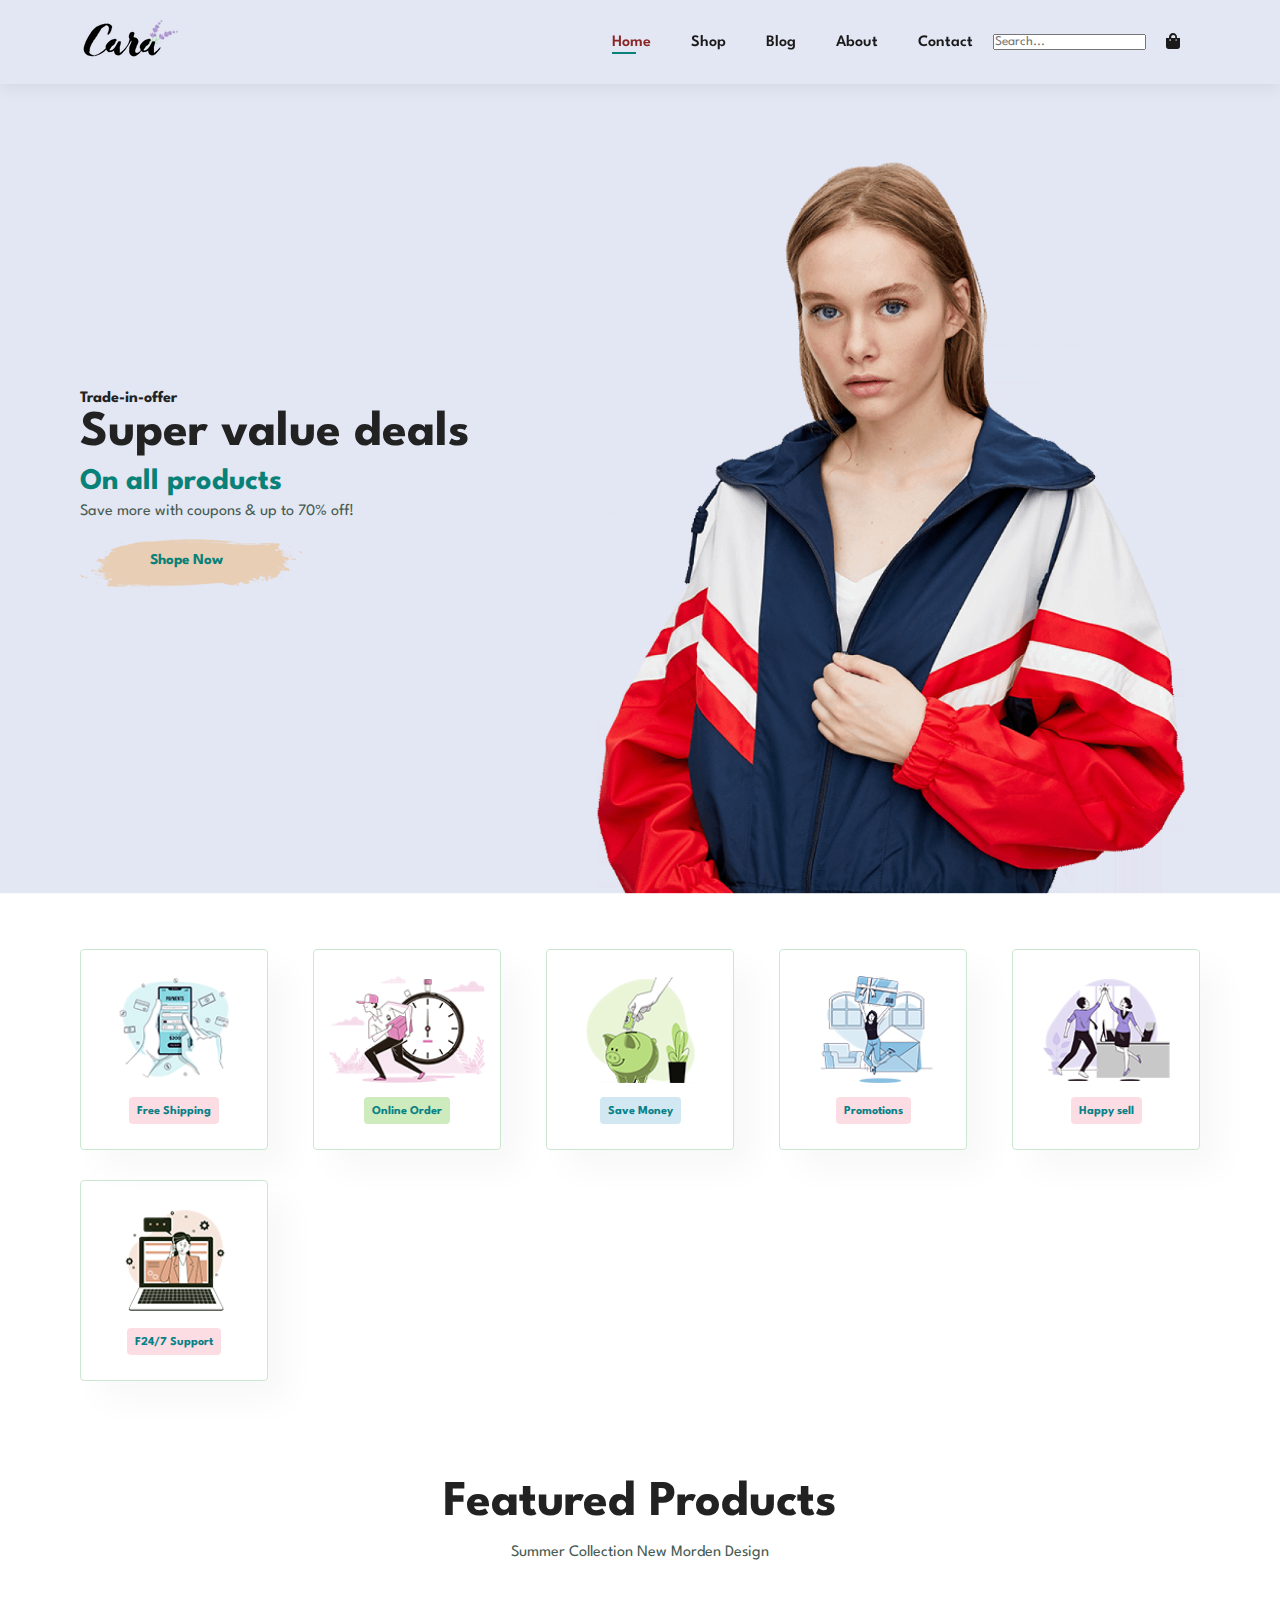
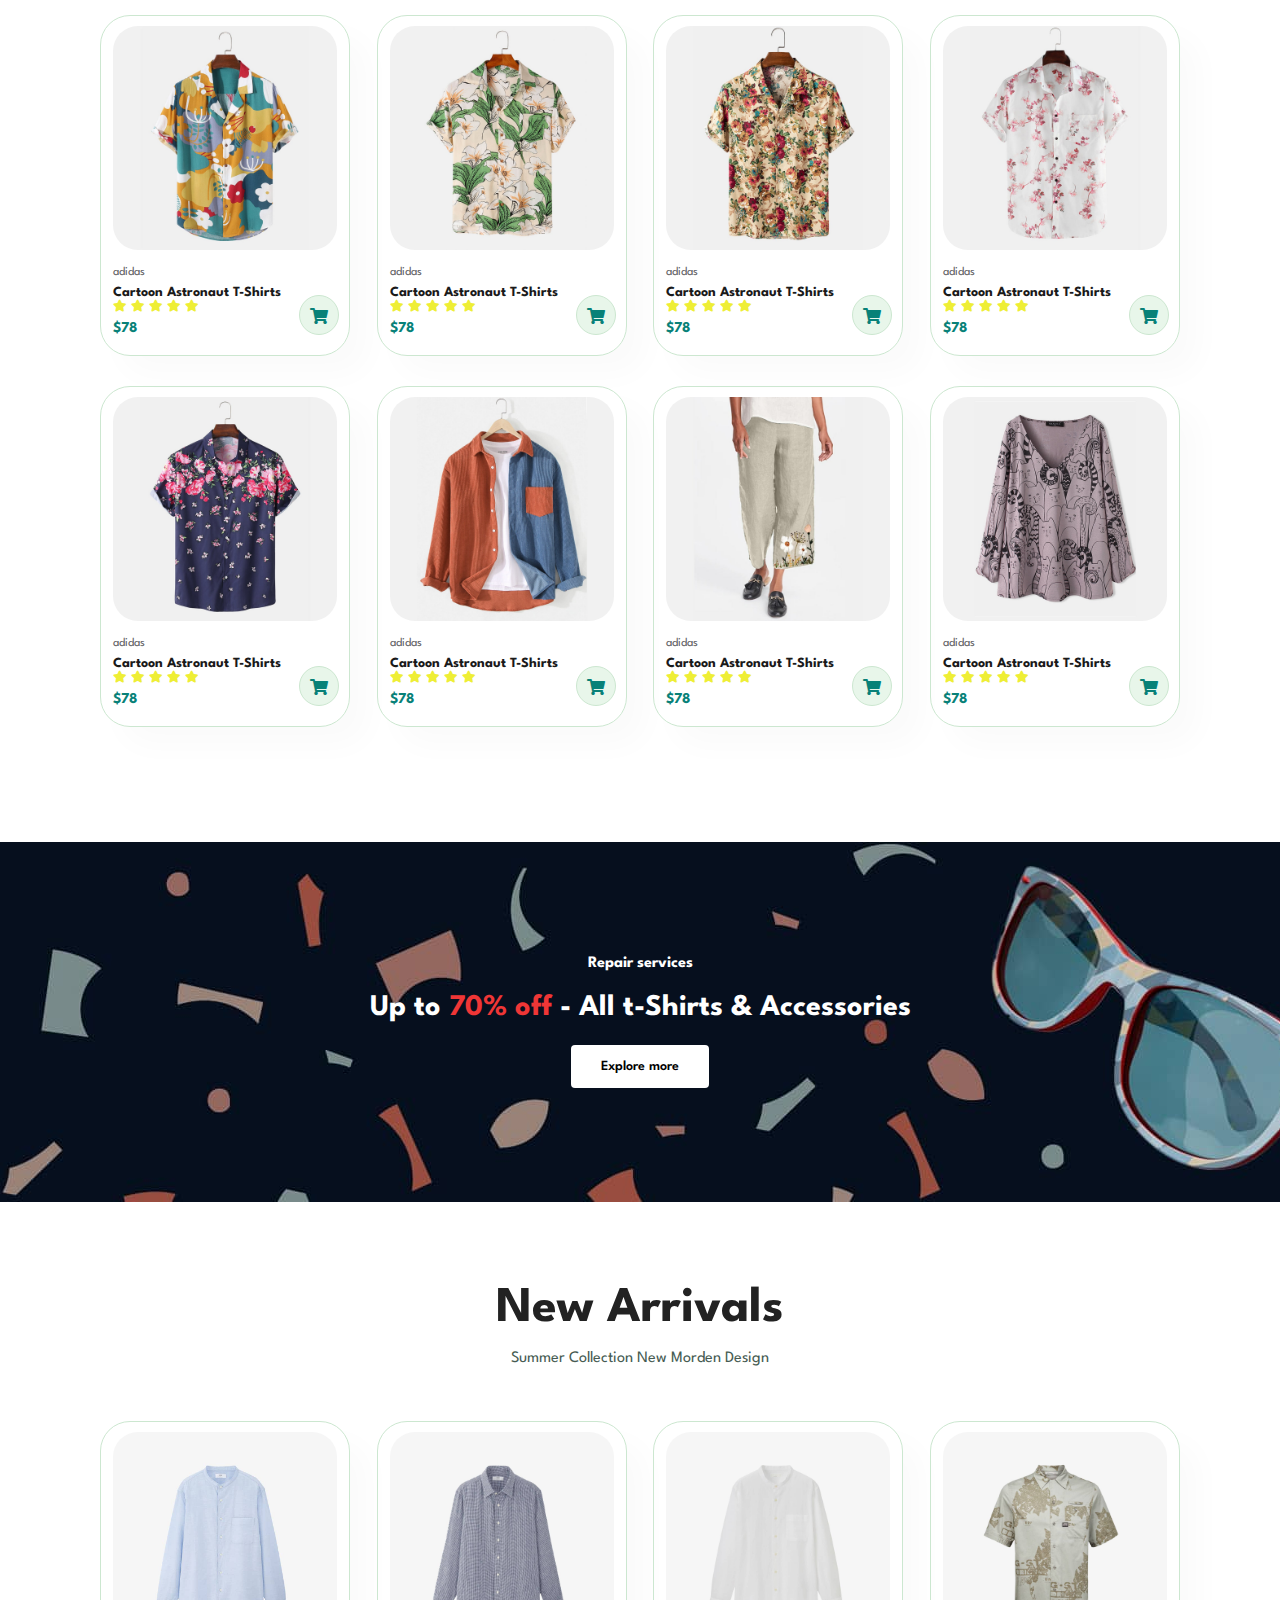
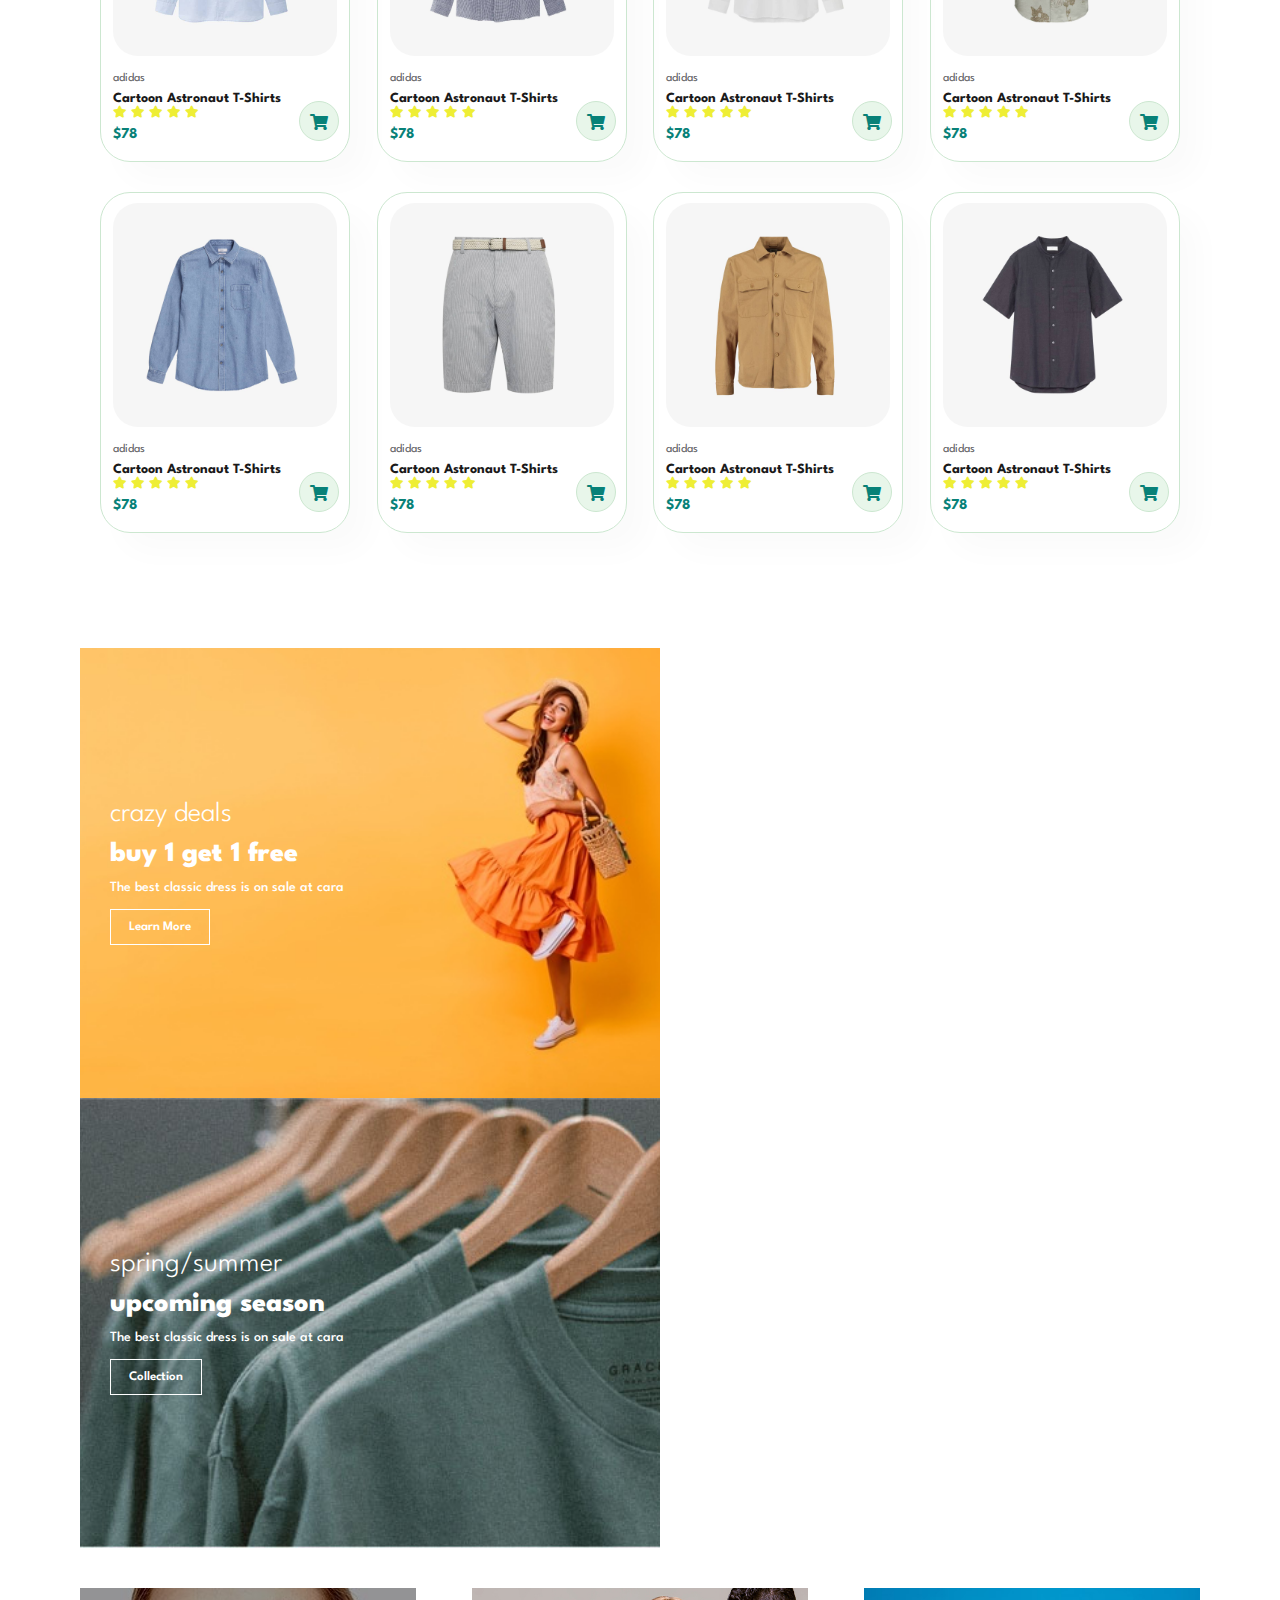
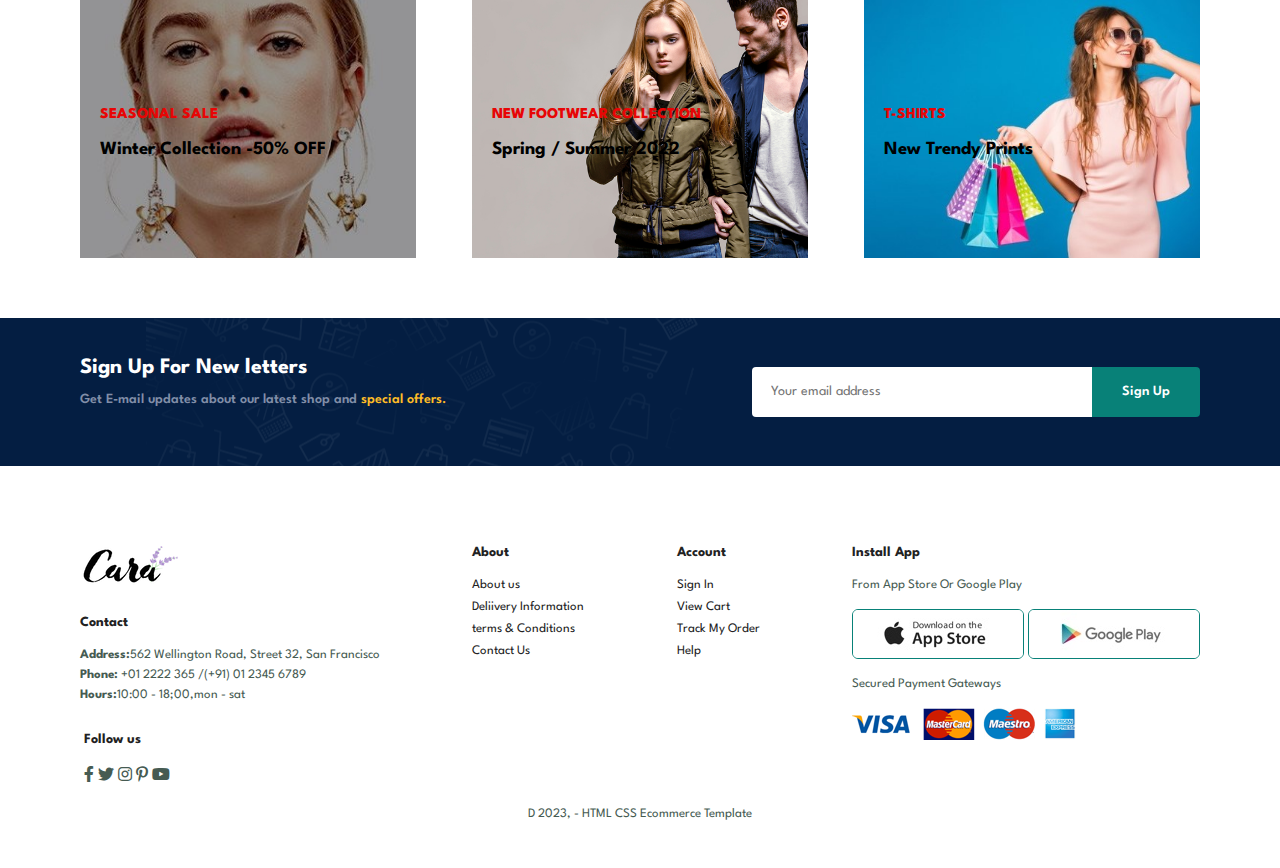
<file: e-commerce website/index.html>
<!DOCTYPE html>
<html lang="en">

<head>
    <meta charset="UTF-8">
    <meta http-equiv="X-UA-Compatible" content="IE=edge">
    <meta name="viewport" content="width=device-width, initial-scale=1.0">
    <title>E-commerce website</title>
    <link rel="stylesheet" href="https://use.fontawesome.com/releases/v5.15.4/css/all.css" />

    <link rel="stylesheet" href="style.css">
</head>

<body>
    <section id="header">
        <a href="#">
            <img src="img\imgg/logo.png" class="logo" alt="">
        </a>
        <div>
            <ul id="navbar">
                <li><a class="active" href="index.html">Home</a></li>
                <li><a href="shop.html">Shop</a></li>
                <li><a href="blog.html">Blog</a></li>
                <li><a href="about.html">About</a></li>
                <li><a href="contact.html">Contact</a></li>
                <input id="searchbar" onkeyup="search()" type="text" name="search" placeholder="Search...">
                <li id="lg-bag"><a href="cart.html"><i class="fas fa-shopping-bag"></i></a></li>
                <a href="#" id="close"><i class="fas fa-times"></i></a>
            </ul>
        </div>
        <div id="mobile">
            <a href="cart.html"><i class="fas fa-shopping-bag"></i></a>
            <i id="bar" class="fas fa-outdent"> </i>

        </div>
    </section>

    <section id="hero">
        <h4>Trade-in-offer</h4>
        <h2>Super value deals</h2><br>
        <h1>On all products</h1>
        <p>Save more with coupons & up to 70% off!</p>
        <button>Shope Now</button>
    </section>

    <section id="feature" class="section-p1">
        <div class="fe-box">
            <img src="img/imgg/features/f1.png" alt="">
            <h6>Free Shipping</h6>
        </div>
        <div class="fe-box">
            <img src="img/imgg/features/f2.png" alt="">
            <h6>Online Order</h6>
        </div>
        <div class="fe-box">
            <img src="img/imgg/features/f3.png" alt="">
            <h6>Save Money</h6>
        </div>
        <div class="fe-box">
            <img src="img/imgg/features/f4.png" alt="">
            <h6>Promotions</h6>
        </div>
        <div class="fe-box">
            <img src="img/imgg/features/f5.png" alt="">
            <h6>Happy sell</h6>
        </div>
        <div class="fe-box">
            <img src="img/imgg/features/f6.png" alt="">
            <h6>F24/7 Support</h6>
        </div>
    </section>

    <section id="product1" class="section-p1">
        <h2>Featured Products</h2>
        <p>Summer Collection New Morden Design</p>
        <div class="pro-container">
            <div class="pro">
                <img src="img/imgg/products/f1.jpg" alt="">
                <div class="des">
                    <span>adidas</span>
                    <h5>Cartoon Astronaut T-Shirts</h5>
                    <div class="star">
                        <i class="fas fa-star"></i>
                        <i class="fas fa-star"></i>
                        <i class="fas fa-star"></i>
                        <i class="fas fa-star"></i>
                        <i class="fas fa-star"></i>
                    </div>
                    <h4>$78</h4>
                </div>
                <a href="#"><i class="fas fa-shopping-cart bag"></i></a>
            </div>
            <div class="pro">
                <img src="img/imgg/products/f2.jpg" alt="">
                <div class="des">
                    <span>adidas</span>
                    <h5>Cartoon Astronaut T-Shirts</h5>
                    <div class="star">
                        <i class="fas fa-star"></i>
                        <i class="fas fa-star"></i>
                        <i class="fas fa-star"></i>
                        <i class="fas fa-star"></i>
                        <i class="fas fa-star"></i>
                    </div>
                    <h4>$78</h4>
                </div>
                <a href="#"><i class="fas fa-shopping-cart bag"></i></a>
            </div>
            <div class="pro">
                <img src="img/imgg/products/f3.jpg" alt="">
                <div class="des">
                    <span>adidas</span>
                    <h5>Cartoon Astronaut T-Shirts</h5>
                    <div class="star">
                        <i class="fas fa-star"></i>
                        <i class="fas fa-star"></i>
                        <i class="fas fa-star"></i>
                        <i class="fas fa-star"></i>
                        <i class="fas fa-star"></i>
                    </div>
                    <h4>$78</h4>
                </div>
                <a href="#"><i class="fas fa-shopping-cart bag"></i></a>
            </div>
            <div class="pro">
                <img src="img/imgg/products/f4.jpg" alt="">
                <div class="des">
                    <span>adidas</span>
                    <h5>Cartoon Astronaut T-Shirts</h5>
                    <div class="star">
                        <i class="fas fa-star"></i>
                        <i class="fas fa-star"></i>
                        <i class="fas fa-star"></i>
                        <i class="fas fa-star"></i>
                        <i class="fas fa-star"></i>
                    </div>
                    <h4>$78</h4>
                </div>
                <a href="#"><i class="fas fa-shopping-cart bag"></i></a>
            </div>
            <div class="pro">
                <img src="img/imgg/products/f5.jpg" alt="">
                <div class="des">
                    <span>adidas</span>
                    <h5>Cartoon Astronaut T-Shirts</h5>
                    <div class="star">
                        <i class="fas fa-star"></i>
                        <i class="fas fa-star"></i>
                        <i class="fas fa-star"></i>
                        <i class="fas fa-star"></i>
                        <i class="fas fa-star"></i>
                    </div>
                    <h4>$78</h4>
                </div>
                <a href="#"><i class="fas fa-shopping-cart bag"></i></a>
            </div>
            <div class="pro">
                <img src="img/imgg/products/f6.jpg" alt="">
                <div class="des">
                    <span>adidas</span>
                    <h5>Cartoon Astronaut T-Shirts</h5>
                    <div class="star">
                        <i class="fas fa-star"></i>
                        <i class="fas fa-star"></i>
                        <i class="fas fa-star"></i>
                        <i class="fas fa-star"></i>
                        <i class="fas fa-star"></i>
                    </div>
                    <h4>$78</h4>
                </div>
                <a href="#"><i class="fas fa-shopping-cart bag"></i></a>
            </div>
            <div class="pro">
                <img src="img/imgg/products/f7.jpg" alt="">
                <div class="des">
                    <span>adidas</span>
                    <h5>Cartoon Astronaut T-Shirts</h5>
                    <div class="star">
                        <i class="fas fa-star"></i>
                        <i class="fas fa-star"></i>
                        <i class="fas fa-star"></i>
                        <i class="fas fa-star"></i>
                        <i class="fas fa-star"></i>
                    </div>
                    <h4>$78</h4>
                </div>
                <a href="#"><i class="fas fa-shopping-cart bag"></i></a>
            </div>
            <div class="pro">
                <img src="img/imgg/products/f8.jpg" alt="">
                <div class="des">
                    <span>adidas</span>
                    <h5>Cartoon Astronaut T-Shirts</h5>
                    <div class="star">
                        <i class="fas fa-star"></i>
                        <i class="fas fa-star"></i>
                        <i class="fas fa-star"></i>
                        <i class="fas fa-star"></i>
                        <i class="fas fa-star"></i>
                    </div>
                    <h4>$78</h4>
                </div>
                <a href="#"><i class="fas fa-shopping-cart bag"></i></a>
            </div>
        </div>
    </section>

    <section id="banner" class="section-m1">
        <h4>Repair services</h4>
        <h2>Up to <span>70% off</span> - All t-Shirts & Accessories</h2>
        <button class="normal">Explore more</button>
    </section>

    <section id="product1" class="section-p1">
        <h2>New Arrivals</h2>
        <p>Summer Collection New Morden Design</p>
        <div class="pro-container">
            <div class="pro">
                <img src="img/imgg/products/n1.jpg" alt="">
                <div class="des">
                    <span>adidas</span>
                    <h5>Cartoon Astronaut T-Shirts</h5>
                    <div class="star">
                        <i class="fas fa-star"></i>
                        <i class="fas fa-star"></i>
                        <i class="fas fa-star"></i>
                        <i class="fas fa-star"></i>
                        <i class="fas fa-star"></i>
                    </div>
                    <h4>$78</h4>
                </div>
                <a href="#"><i class="fas fa-shopping-cart bag"></i></a>
            </div>
            <div class="pro">
                <img src="img/imgg/products/n2.jpg" alt="">
                <div class="des">
                    <span>adidas</span>
                    <h5>Cartoon Astronaut T-Shirts</h5>
                    <div class="star">
                        <i class="fas fa-star"></i>
                        <i class="fas fa-star"></i>
                        <i class="fas fa-star"></i>
                        <i class="fas fa-star"></i>
                        <i class="fas fa-star"></i>
                    </div>
                    <h4>$78</h4>
                </div>
                <a href="#"><i class="fas fa-shopping-cart bag"></i></a>
            </div>
            <div class="pro">
                <img src="img/imgg/products/n3.jpg" alt="">
                <div class="des">
                    <span>adidas</span>
                    <h5>Cartoon Astronaut T-Shirts</h5>
                    <div class="star">
                        <i class="fas fa-star"></i>
                        <i class="fas fa-star"></i>
                        <i class="fas fa-star"></i>
                        <i class="fas fa-star"></i>
                        <i class="fas fa-star"></i>
                    </div>
                    <h4>$78</h4>
                </div>
                <a href="#"><i class="fas fa-shopping-cart bag"></i></a>
            </div>
            <div class="pro">
                <img src="img/imgg/products/n4.jpg" alt="">
                <div class="des">
                    <span>adidas</span>
                    <h5>Cartoon Astronaut T-Shirts</h5>
                    <div class="star">
                        <i class="fas fa-star"></i>
                        <i class="fas fa-star"></i>
                        <i class="fas fa-star"></i>
                        <i class="fas fa-star"></i>
                        <i class="fas fa-star"></i>
                    </div>
                    <h4>$78</h4>
                </div>
                <a href="#"><i class="fas fa-shopping-cart bag"></i></a>
            </div>
            <div class="pro">
                <img src="img/imgg/products/n5.jpg" alt="">
                <div class="des">
                    <span>adidas</span>
                    <h5>Cartoon Astronaut T-Shirts</h5>
                    <div class="star">
                        <i class="fas fa-star"></i>
                        <i class="fas fa-star"></i>
                        <i class="fas fa-star"></i>
                        <i class="fas fa-star"></i>
                        <i class="fas fa-star"></i>
                    </div>
                    <h4>$78</h4>
                </div>
                <a href="#"><i class="fas fa-shopping-cart bag"></i></a>
            </div>
            <div class="pro">
                <img src="img/imgg/products/n6.jpg" alt="">
                <div class="des">
                    <span>adidas</span>
                    <h5>Cartoon Astronaut T-Shirts</h5>
                    <div class="star">
                        <i class="fas fa-star"></i>
                        <i class="fas fa-star"></i>
                        <i class="fas fa-star"></i>
                        <i class="fas fa-star"></i>
                        <i class="fas fa-star"></i>
                    </div>
                    <h4>$78</h4>
                </div>
                <a href="#"><i class="fas fa-shopping-cart bag"></i></a>
            </div>
            <div class="pro">
                <img src="img/imgg/products/n7.jpg" alt="">
                <div class="des">
                    <span>adidas</span>
                    <h5>Cartoon Astronaut T-Shirts</h5>
                    <div class="star">
                        <i class="fas fa-star"></i>
                        <i class="fas fa-star"></i>
                        <i class="fas fa-star"></i>
                        <i class="fas fa-star"></i>
                        <i class="fas fa-star"></i>
                    </div>
                    <h4>$78</h4>
                </div>
                <a href="#"><i class="fas fa-shopping-cart bag"></i></a>
            </div>
            <div class="pro">
                <img src="img/imgg/products/n8.jpg" alt="">
                <div class="des">
                    <span>adidas</span>
                    <h5>Cartoon Astronaut T-Shirts</h5>
                    <div class="star">
                        <i class="fas fa-star"></i>
                        <i class="fas fa-star"></i>
                        <i class="fas fa-star"></i>
                        <i class="fas fa-star"></i>
                        <i class="fas fa-star"></i>
                    </div>
                    <h4>$78</h4>
                </div>
                <a href="#"><i class="fas fa-shopping-cart bag"></i></a>
            </div>
        </div>
    </section>

    <section id="sm-banner" class="section-p1">
        <div class="banner-box">
            <h4>crazy deals</h4>
            <h2>buy 1 get 1 free</h2>
            <span>The best classic dress is on sale at cara</span>
            <button class="white"> Learn More</button>
        </div>
        <div class="banner-box banner-box2">
            <h4>spring/summer</h4>
            <h2>upcoming season</h2>
            <span>The best classic dress is on sale at cara</span>
            <button class="white"> Collection</button>
        </div>
    </section>

    <section id="banner3">
        <div class="banner-box">
            <h2>SEASONAL SALE</h2>
            <h3>Winter Collection -50% OFF</h3>
        </div>
        <div class="banner-box banner-box2">
            <h2>NEW FOOTWEAR COLLECTION</h2>
            <h3>Spring / Summer 2022</h3>
        </div>
        <div class="banner-box banner-box3">
            <h2>T-SHIRTS</h2>
            <h3>New Trendy Prints</h3>
        </div>
    </section>

    <section id="newletter" class="section-p1 section-m1">
        <div class="newtext">
            <h4>Sign Up For New letters</h4>
            <p>Get E-mail updates about our latest shop and <span>special offers.</span> </p>
        </div>
        <div class="form">
            <input type="text" placeholder="Your email address">
            <button class="normal">Sign Up</button>
        </div>
    </section>

    <footer class="section-p1">
        <div class="col">
            <img class="logo" src="img/imgg/logo.png" alt="">
            <h4>Contact</h4>
            <p> <strong>Address:</strong>562 Wellington Road, Street 32, San Francisco</p>
            <p> <strong>Phone:</strong> +01 2222 365 /(+91) 01 2345 6789</p>
            <p> <strong>Hours:</strong>10:00 - 18;00,mon - sat</p>
            <div class="follow">
                <h4>Follow us</h4>
                <div class="icon">
                    <i class="fab fa-facebook-f"></i>
                    <i class="fab fa-twitter"></i>
                    <i class="fab fa-instagram"> </i>
                    <i class="fab fa-pinterest-p"></i>
                    <i class="fab fa-youtube"></i>
                </div>
            </div>
        </div>
        <div class="col">
            <h4>About</h4>
            <a href="#">About us</a>
            <a href="#">Deliivery Information</a>
            <a href="#">terms & Conditions</a>
            <a href="#">Contact Us</a>
        </div>

        <div class="col">
            <h4>Account</h4>
            <a href="#">Sign In</a>
            <a href="#">View Cart</a>
            <a href="#">Track My Order</a>
            <a href="#">Help</a>
        </div>
        <div class="col install">
            <h4>Install App</h4>
            <p>From App Store Or Google Play </p>
            <div class="row">
                <img src="img/imgg/pay/app.jpg" alt="">
                <img src="img/imgg/pay/play.jpg" alt="">
            </div>
            <p>Secured Payment Gateways</p>
            <img src="img/imgg/pay/pay.png" alt="">
        </div>
        <div class="copyright">
            <p>D 2023,  - HTML CSS Ecommerce Template</p>
        </div>
    </footer>

    <script src="script.js"></script>
</body>

</html>
</file>
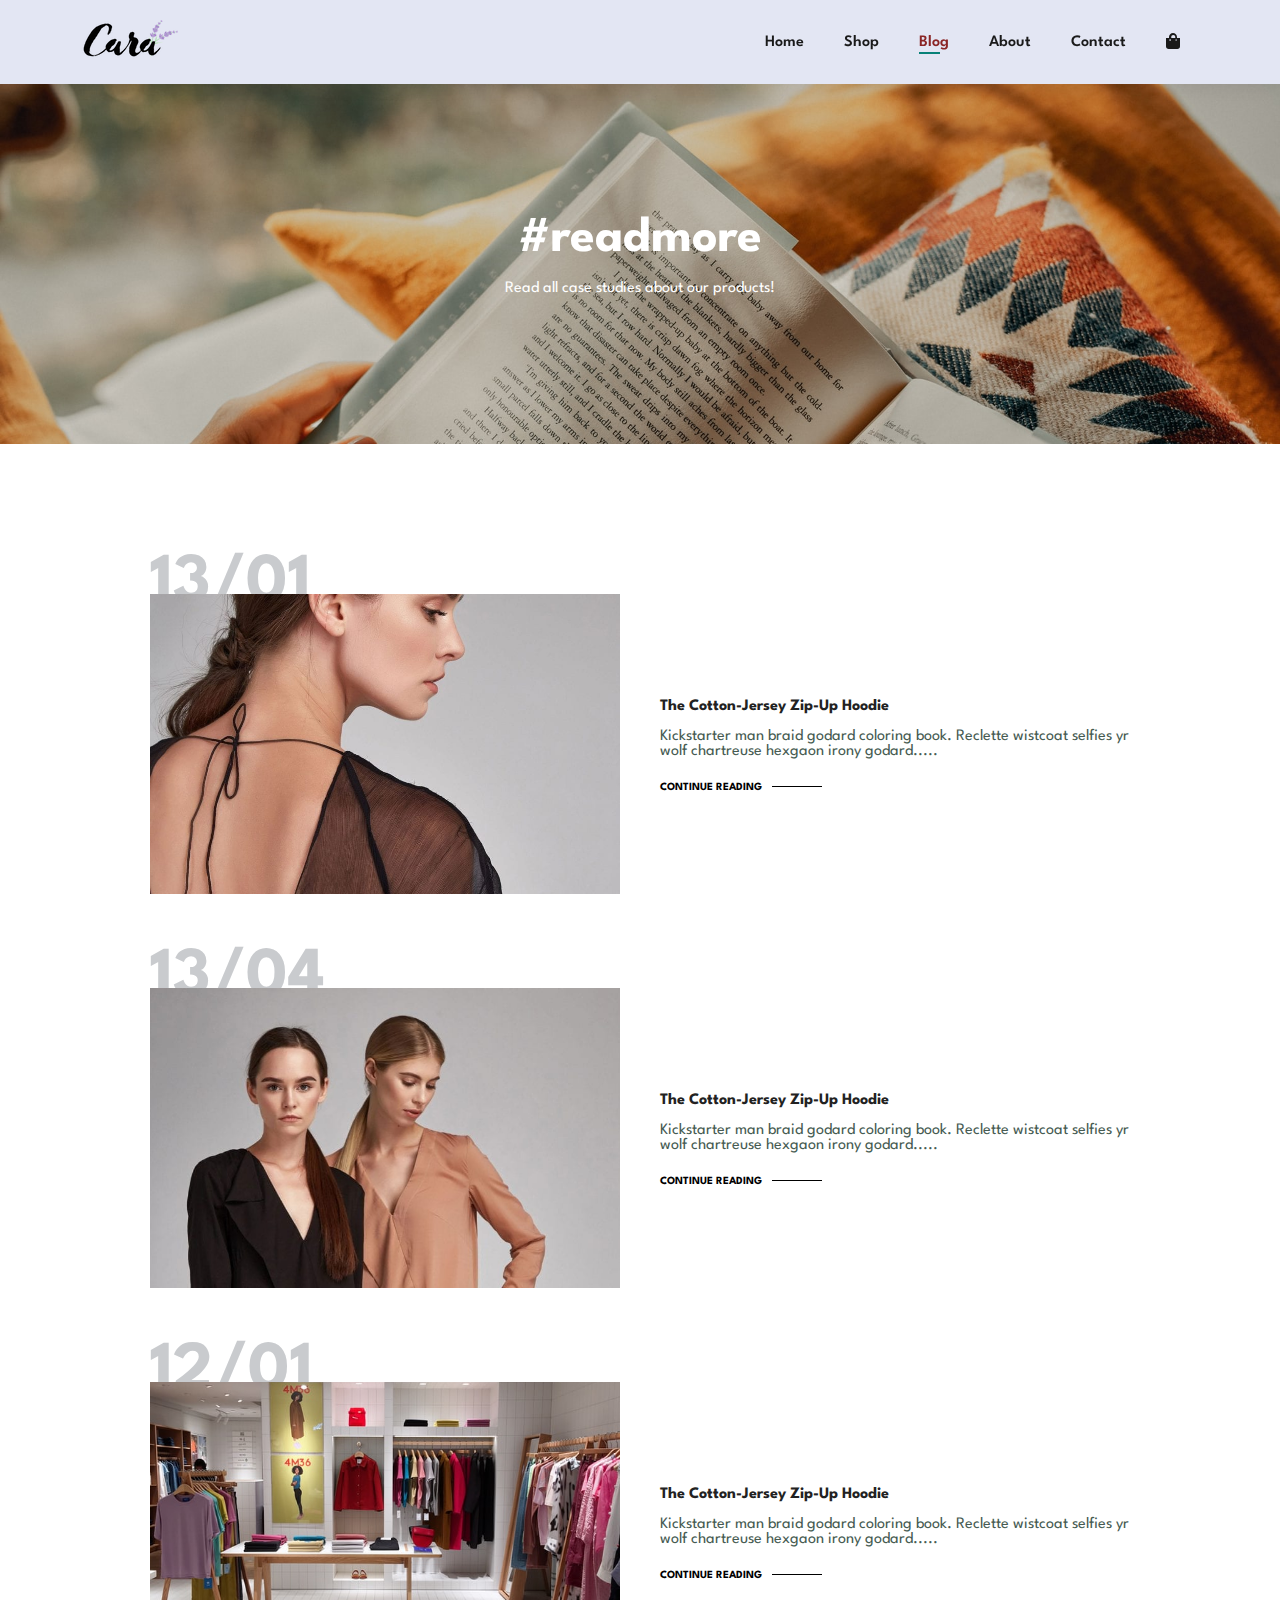
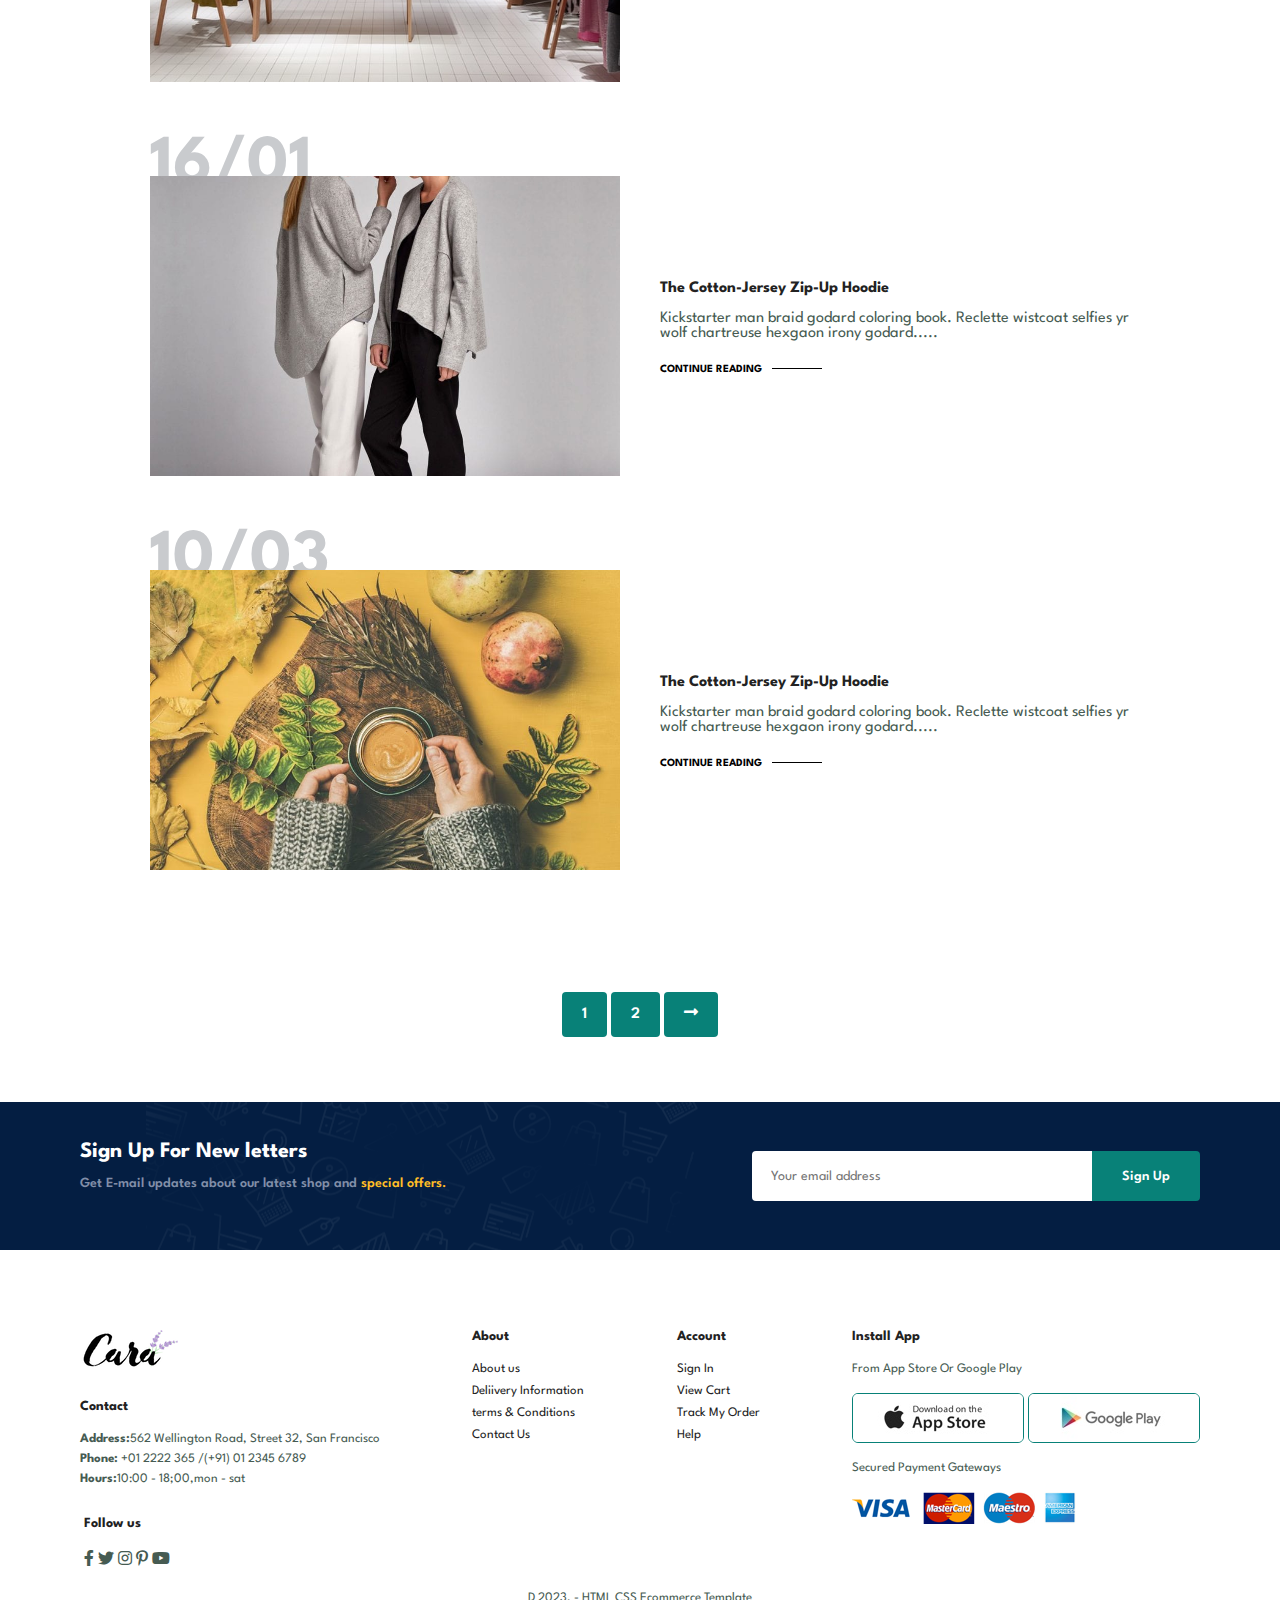
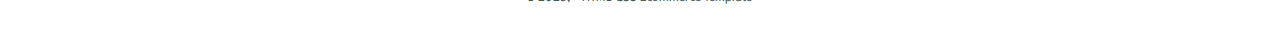
<file: e-commerce website/blog.html>
<!DOCTYPE html>
<html lang="en">

<head>
    <meta charset="UTF-8">
    <meta http-equiv="X-UA-Compatible" content="IE=edge">
    <meta name="viewport" content="width=device-width, initial-scale=1.0">
    <title>E-commerce website</title>
    <link rel="stylesheet" href="https://use.fontawesome.com/releases/v5.15.4/css/all.css" />

    <link rel="stylesheet" href="style.css">
</head>

<body>
    <section id="header">
        <a href="#">
            <img src="img\imgg/logo.png" class="logo" alt="">
        </a> 
        <div>
            <ul id="navbar">
                <li><a href="index.html">Home</a></li>
                <li><a  href="shop.html">Shop</a></li>
                <li><a class="active" href="blog.html">Blog</a></li>
                <li><a href="about.html">About</a></li>
                <li><a href="contact.html">Contact</a></li>
                <li id="lg-bag"><a href="cart.html"><i class="fas fa-shopping-bag"></i></a></li>
                <a href="#" id="close"><i class="fas fa-times"></i></a>
            </ul>
        </div>
        <div id="mobile">
            <a href="cart.html"><i class="fas fa-shopping-bag"></i></a>
            <i id="bar" class="fas fa-outdent"> </i>

        </div>
    </section>

    <section id="page-header" class="blog-header">

        <h2>#readmore</h2>
        <p>Read all case studies about our products!</p>
        
    </section>

    <section id="blog">
        <div class="blog-box">
            <div class="blog-img">
                <img src="img/imgg/blog/b1.jpg" alt="">
            </div>
            <div class="blog-details">
                <h4>The Cotton-Jersey Zip-Up Hoodie</h4>
                <p>Kickstarter man braid godard coloring book. Reclette wistcoat selfies yr wolf chartreuse hexgaon irony godard.....</p>
                <a href="#"> CONTINUE READING</a>
            </div>
            <h1>13/01</h1>
        </div>
        <div class="blog-box">
            <div class="blog-img">
                <img src="img/imgg/blog/b2.jpg" alt="">
            </div>
            <div class="blog-details">
                <h4>The Cotton-Jersey Zip-Up Hoodie</h4>
                <p>Kickstarter man braid godard coloring book. Reclette wistcoat selfies yr wolf chartreuse hexgaon irony godard.....</p>
                <a href="#"> CONTINUE READING</a>
            </div>
            <h1>13/04</h1>
        </div>
        <div class="blog-box">
            <div class="blog-img">
                <img src="img/imgg/blog/b3.jpg" alt="">
            </div>
            <div class="blog-details">
                <h4>The Cotton-Jersey Zip-Up Hoodie</h4>
                <p>Kickstarter man braid godard coloring book. Reclette wistcoat selfies yr wolf chartreuse hexgaon irony godard.....</p>
                <a href="#"> CONTINUE READING</a>
            </div>
            <h1>12/01</h1>
        </div>
        <div class="blog-box">
            <div class="blog-img">
                <img src="img/imgg/blog/b4.jpg" alt="">
            </div>
            <div class="blog-details">
                <h4>The Cotton-Jersey Zip-Up Hoodie</h4>
                <p>Kickstarter man braid godard coloring book. Reclette wistcoat selfies yr wolf chartreuse hexgaon irony godard.....</p>
                <a href="#"> CONTINUE READING</a>
            </div>
            <h1>16/01</h1>
        </div>
        <div class="blog-box">
            <div class="blog-img">
                <img src="img/imgg/blog/b6.jpg" alt="">
            </div>
            <div class="blog-details">
                <h4>The Cotton-Jersey Zip-Up Hoodie</h4>
                <p>Kickstarter man braid godard coloring book. Reclette wistcoat selfies yr wolf chartreuse hexgaon irony godard.....</p>
                <a href="#"> CONTINUE READING</a>
            </div>
            <h1>10/03</h1>
    </section>
 
    <section id="pagination" class="section-p1">
        <a href="#">1</a>
        <a href="#">2</a>
        <a href="#"><i class="fa fa-long-arrow-alt-right"></i></a>
    </section> 

    <section id="newletter" class="section-p1 section-m1">
        <div class="newtext">
            <h4>Sign Up For New letters</h4>
            <p>Get E-mail updates about our latest shop and <span>special offers.</span> </p>
        </div>
        <div class="form">
            <input type="text" placeholder="Your email address">
            <button class="normal">Sign Up</button>
        </div>
    </section>

    <footer class="section-p1">
        <div class="col">
            <img class="logo" src="img/imgg/logo.png" alt="">
            <h4>Contact</h4>
            <p> <strong>Address:</strong>562 Wellington Road, Street 32, San Francisco</p>
            <p> <strong>Phone:</strong> +01 2222 365 /(+91) 01 2345 6789</p>
            <p> <strong>Hours:</strong>10:00 - 18;00,mon - sat</p>
            <div class="follow">
                <h4>Follow us</h4>
                <div class="icon">
                    <i class="fab fa-facebook-f"></i>
                    <i class="fab fa-twitter"></i>
                    <i class="fab fa-instagram"> </i>
                    <i class="fab fa-pinterest-p"></i>
                    <i class="fab fa-youtube"></i>
                </div>
            </div>
        </div>
        <div class="col">
            <h4>About</h4>
            <a href="#">About us</a>
            <a href="#">Deliivery Information</a>
            <a href="#">terms & Conditions</a>
            <a href="#">Contact Us</a>
        </div>

        <div class="col">
            <h4>Account</h4>
            <a href="#">Sign In</a>
            <a href="#">View Cart</a>
            <a href="#">Track My Order</a>
            <a href="#">Help</a>
        </div>
        <div class="col install">
            <h4>Install App</h4>
            <p>From App Store Or Google Play </p>
            <div class="row">
                <img src="img/imgg/pay/app.jpg" alt="">
                <img src="img/imgg/pay/play.jpg" alt="">
            </div>
            <p>Secured Payment Gateways</p>
            <img src="img/imgg/pay/pay.png" alt="">
        </div>
        <div class="copyright">
            <p>D 2023,  - HTML CSS Ecommerce Template</p>
        </div>
    </footer>

    <script src="script.js"></script>
</body>

</html>
</file>
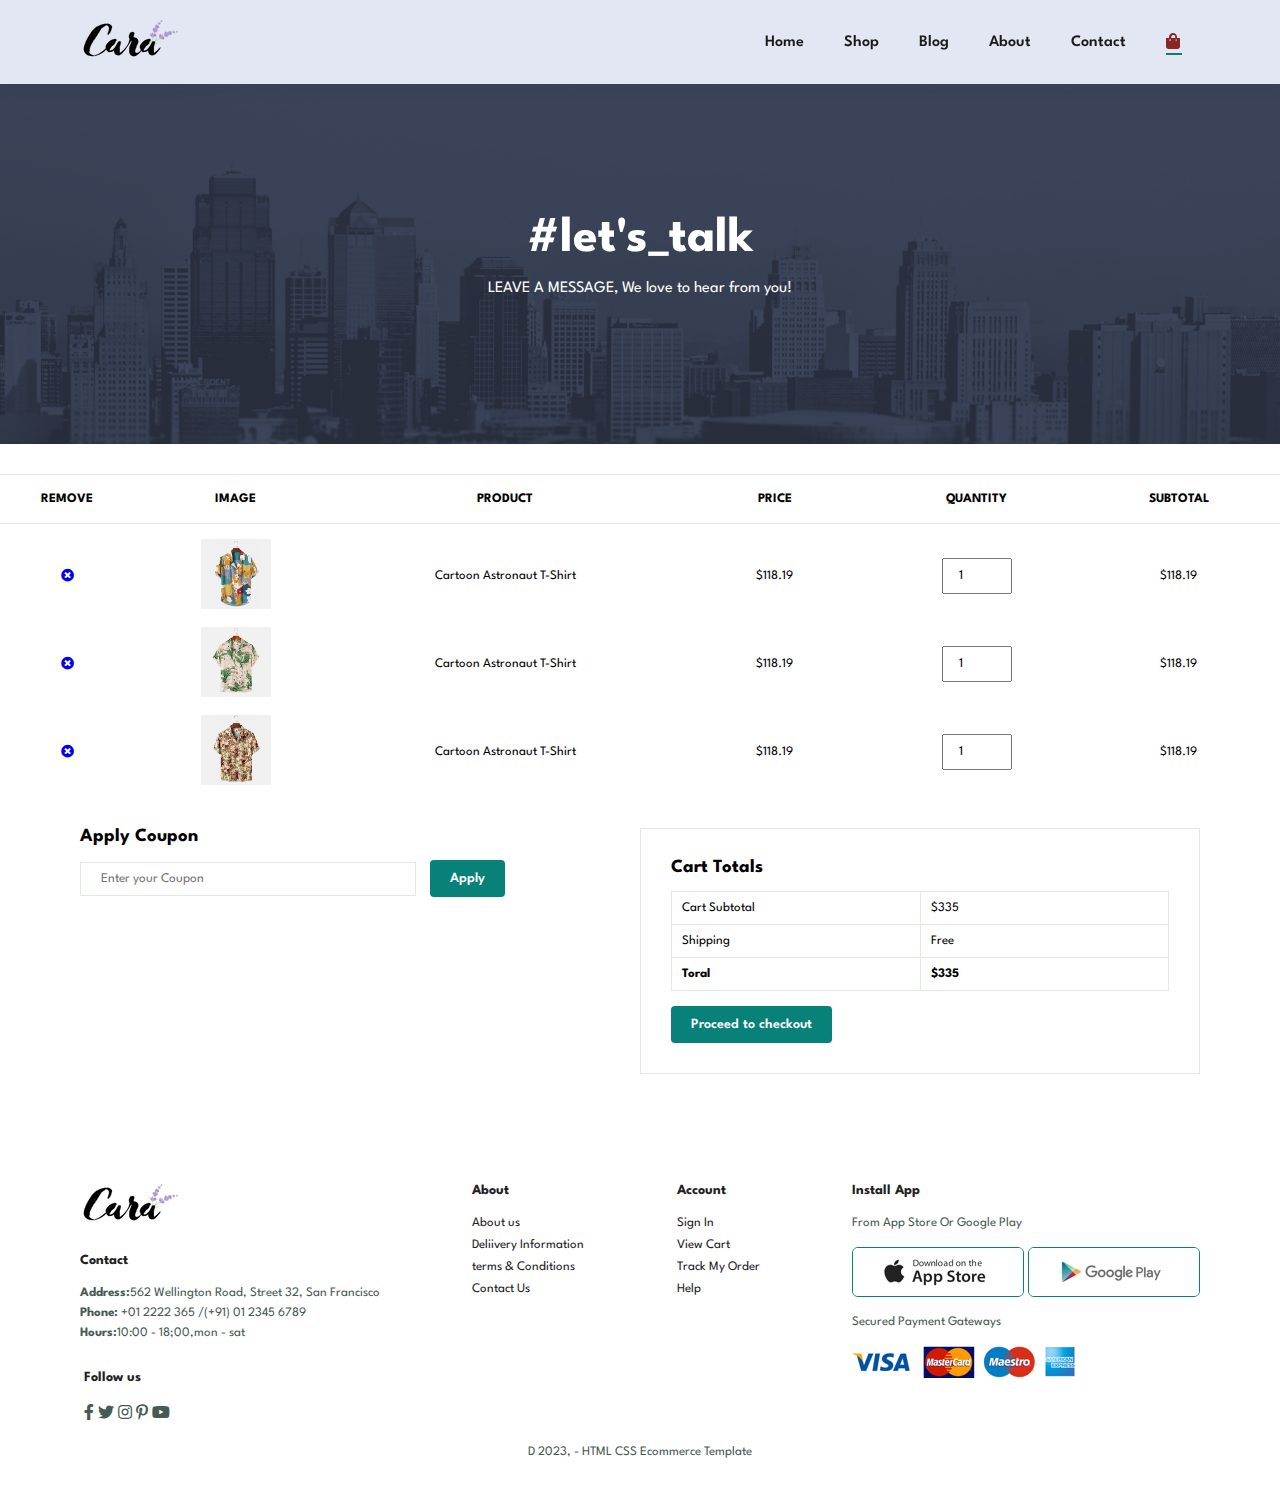
<file: e-commerce website/cart.html>
<!DOCTYPE html>
<html lang="en">

<head>
    <meta charset="UTF-8">
    <meta http-equiv="X-UA-Compatible" content="IE=edge">
    <meta name="viewport" content="width=device-width, initial-scale=1.0">
    <title>E-commerce website</title>
    <link rel="stylesheet" href="https://use.fontawesome.com/releases/v5.15.4/css/all.css" />

    <link rel="stylesheet" href="style.css">
</head>

<body>
    <section id="header">
        <a href="#">
            <img src="img\imgg/logo.png" class="logo" alt="">
        </a>
        <div>
            <ul id="navbar">
                <li><a href="index.html">Home</a></li>
                <li><a href="shop.html">Shop</a></li>
                <li><a href="blog.html">Blog</a></li>
                <li><a href="about.html">About</a></li>
                <li><a  href="contact.html">Contact</a></li>
                <li id="lg-bag"><a class="active" href="cart.html"><i class="fas fa-shopping-bag"></i></a></li>
                <a href="#" id="close"><i class="fas fa-times"></i></a>
            </ul>
        </div>
        <div id="mobile">
            <a href="cart.html"><i class="fas fa-shopping-bag"></i></a>
            <i id="bar" class="fas fa-outdent"> </i>

        </div>
    </section>

    <section id="page-header" class="about-header">

        <h2>#let's_talk</h2>
        <p>LEAVE A MESSAGE, We love to hear from you!</p>

    </section><br><br>

   <section id="cart" class="ection-p1">
    <table width="100%">
        <thead>
            <tr>
                <td>Remove</td>
                <td>Image</td>
                <td>Product</td>
                <td>Price</td>
                <td>Quantity</td>
                <td>Subtotal</td>
            </tr>
        </thead>
        <tbody>
            <tr>
                <td><a href="#"><i class="fa fa-times-circle"></i></a></td>
                <td><img src="img/imgg/products/f1.jpg" alt=""></td>
                <td>Cartoon Astronaut T-Shirt</td>
                <td>$118.19</td>
                <td><input type="number" value="1"></td>
                <td>$118.19</td>
            </tr>
            <tr>
                <td><a href="#"><i class="fa fa-times-circle"></i></a></td>
                <td><img src="img/imgg/products/f2.jpg" alt=""></td>
                <td>Cartoon Astronaut T-Shirt</td>
                <td>$118.19</td>
                <td><input type="number" value="1"></td>
                <td>$118.19</td>
            </tr>
            <tr>
                <td><a href="#"><i class="fa fa-times-circle"></i></a></td>
                <td><img src="img/imgg/products/f3.jpg" alt=""></td>
                <td>Cartoon Astronaut T-Shirt</td>
                <td>$118.19</td>
                <td><input type="number" value="1"></td>
                <td>$118.19</td>
            </tr>
        </tbody>
    </table>
   </section>

   <section id="cart-add" class="section-p1">
    <div id="coupon">
        <h3>Apply Coupon</h3>
        <div>
            <input type="text" placeholder="Enter your Coupon">
            <button  type="submit"  class="normal">Apply</button>
        </div>
    </div>

    <div id="subtotal">
        <h3>Cart Totals</h3>
        <table>
            <tr>
                <td>Cart Subtotal</td>
                <td>$335</td>
            </tr>
            <tr>
                <td>Shipping</td>
                <td>Free</td>
            </tr>
            <tr>
                <td><strong>Toral</strong></td>
                <td><strong>$335</strong></td>
            </tr>
        </table><br>
        <button class="normal" type="submit">Proceed to checkout</button>
    </div>
   </section>

    <footer class="section-p1">
        <div class="col">
            <img class="logo" src="img/imgg/logo.png" alt="">
            <h4>Contact</h4>
            <p> <strong>Address:</strong>562 Wellington Road, Street 32, San Francisco</p>
            <p> <strong>Phone:</strong> +01 2222 365 /(+91) 01 2345 6789</p>
            <p> <strong>Hours:</strong>10:00 - 18;00,mon - sat</p>
            <div class="follow">
                <h4>Follow us</h4>
                <div class="icon">
                    <i class="fab fa-facebook-f"></i>
                    <i class="fab fa-twitter"></i>
                    <i class="fab fa-instagram"> </i>
                    <i class="fab fa-pinterest-p"></i>
                    <i class="fab fa-youtube"></i>
                </div>
            </div>
        </div>
        <div class="col">
            <h4>About</h4>
            <a href="#">About us</a>
            <a href="#">Deliivery Information</a>
            <a href="#">terms & Conditions</a>
            <a href="#">Contact Us</a>
        </div>

        <div class="col">
            <h4>Account</h4>
            <a href="#">Sign In</a>
            <a href="#">View Cart</a>
            <a href="#">Track My Order</a>
            <a href="#">Help</a>
        </div>
        <div class="col install">
            <h4>Install App</h4>
            <p>From App Store Or Google Play </p>
            <div class="row">
                <img src="img/imgg/pay/app.jpg" alt="">
                <img src="img/imgg/pay/play.jpg" alt="">
            </div>
            <p>Secured Payment Gateways</p>
            <img src="img/imgg/pay/pay.png" alt="">
        </div>
        <div class="copyright">
            <p>D 2023, - HTML CSS Ecommerce Template</p>
        </div>
    </footer>

    <script src="script.js"></script>
</body>

</html>
</file>
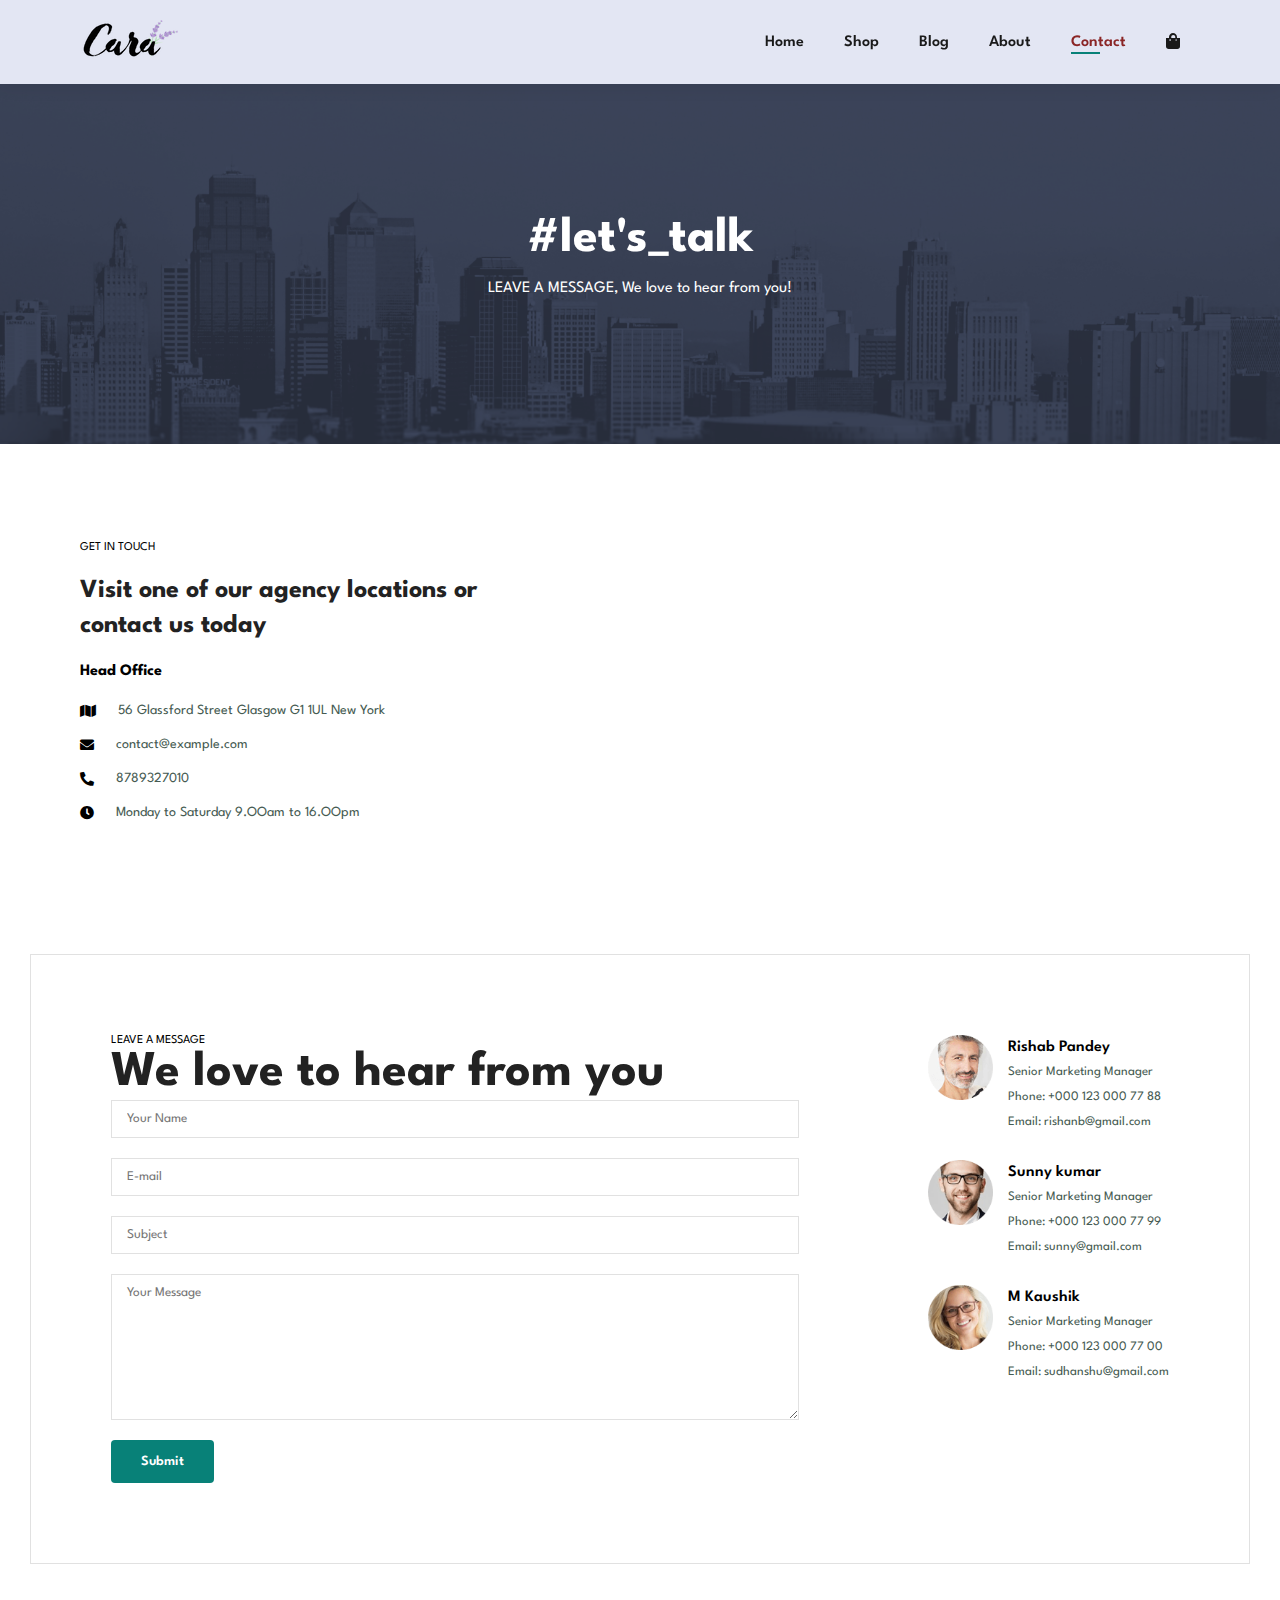
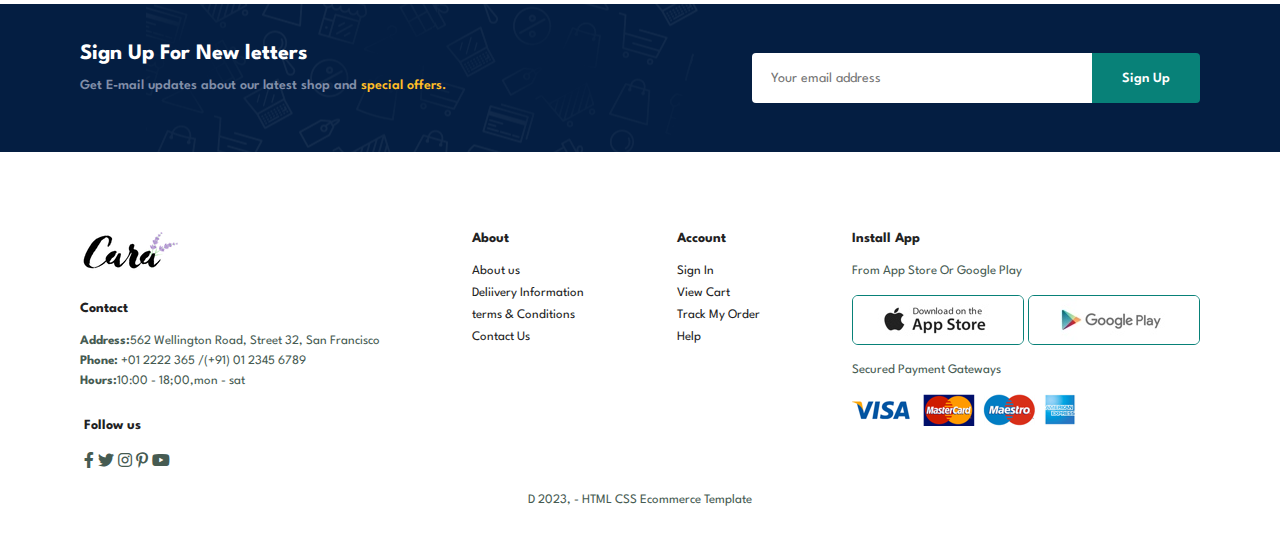
<file: e-commerce website/contact.html>
<!DOCTYPE html>
<html lang="en">

<head>
    <meta charset="UTF-8">
    <meta http-equiv="X-UA-Compatible" content="IE=edge">
    <meta name="viewport" content="width=device-width, initial-scale=1.0">
    <title>E-commerce website</title>
    <link rel="stylesheet" href="https://use.fontawesome.com/releases/v5.15.4/css/all.css" />

    <link rel="stylesheet" href="style.css">
</head>

<body>
    <section id="header">
        <a href="#">
            <img src="img\imgg/logo.png" class="logo" alt="">
        </a>
        <div>
            <ul id="navbar">
                <li><a href="index.html">Home</a></li>
                <li><a href="shop.html">Shop</a></li>
                <li><a href="blog.html">Blog</a></li>
                <li><a href="about.html">About</a></li>
                <li><a class="active" href="contact.html">Contact</a></li>
                <li id="lg-bag"><a href="cart.html"><i class="fas fa-shopping-bag"></i></a></li>
                <a href="#" id="close"><i class="fas fa-times"></i></a>
            </ul>
        </div>
        <div id="mobile">
            <a href="cart.html"><i class="fas fa-shopping-bag"></i></a>
            <i id="bar" class="fas fa-outdent"> </i>

        </div>
    </section>

    <section id="page-header" class="about-header">

        <h2>#let's_talk</h2>
        <p>LEAVE A MESSAGE, We love to hear from you!</p>

    </section>

    <section id="contact-details" class="section-p1">
        <div class="details">
            <span>GET IN TOUCH</span>
            <h2>Visit one of our agency locations or contact us today</h2>
            <h3>Head Office</h3>
            <div>
                <li>
                    <i class="fa fa-map"></i>
                    <p>56 Glassford Street Glasgow G1 1UL New York</p>
                </li>
                <li>
                    <i class="fa fa-envelope"></i>
                    <p>contact@example.com</p>
                </li>
                <li>
                    <i class="fa fa-phone-alt"></i>
                    <p>8789327010</p>
                </li>
                <li>
                    <i class="fa fa-clock"></i>
                    <p>Monday to Saturday 9.OOam to 16.OOpm</p>
                </li>
            </div>
        </div>
            <div class="map">
                <iframe
                    src="https://www.google.com/maps/embed?pb=!1m18!1m12!1m3!1d2469.8089830230138!2d-1.2543668000000001!3d51.754816399999996!2m3!1f0!2f0!3f0!3m2!1i1024!2i768!4f13.1!3m3!1m2!1s0x4876c6a9ef8c485b%3A0xd2ff1883a001afed!2sUniversity%20of%20Oxford!5e0!3m2!1sen!2sin!4v1682338072533!5m2!1sen!2sin"
                    width="600" height="450" style="border:0;" allowfullscreen="" loading="lazy"
                    referrerpolicy="no-referrer-when-downgrade"></iframe>
            </div>
        
    </section>

    <section id="form-details">
        <form action="">
            <span>LEAVE A MESSAGE</span>
            <h2>We love to hear from you</h2>
            <input type="text" placeholder="Your Name">
            <input type="email" placeholder="E-mail">
            <input type="text" placeholder="Subject">
            <textarea name="" id="" cols="30" rows="10" placeholder="Your Message"></textarea>
            <button class="normal">Submit</button>
        </form>
        <div class="people">
            <div>
                <img src="img/imgg/people/1.png" alt="">
                <p><span>Rishab Pandey</span> Senior Marketing Manager <br> Phone: +000 123 000 77 88 <br>Email: rishanb@gmail.com</p>
            </div>
            <div>
                <img src="img/imgg/people/2.png" alt="">
                <p><span>Sunny kumar</span> Senior Marketing Manager <br> Phone: +000 123 000 77 99 <br>Email: sunny@gmail.com</p>
            </div>
            <div>
                <img src="img/imgg/people/3.png" alt="">
                <p><span>M Kaushik</span> Senior Marketing Manager <br> Phone: +000 123 000 77 00 <br>Email: sudhanshu@gmail.com</p>
            </div>
             
        </div>
    </section>

    <section id="newletter" class="section-p1 section-m1">
        <div class="newtext">
            <h4>Sign Up For New letters</h4>
            <p>Get E-mail updates about our latest shop and <span>special offers.</span> </p>
        </div>
        <div class="form">
            <input type="text" placeholder="Your email address">
            <button class="normal">Sign Up</button>
        </div>
    </section>

    <footer class="section-p1">
        <div class="col">
            <img class="logo" src="img/imgg/logo.png" alt="">
            <h4>Contact</h4>
            <p> <strong>Address:</strong>562 Wellington Road, Street 32, San Francisco</p>
            <p> <strong>Phone:</strong> +01 2222 365 /(+91) 01 2345 6789</p>
            <p> <strong>Hours:</strong>10:00 - 18;00,mon - sat</p>
            <div class="follow">
                <h4>Follow us</h4>
                <div class="icon">
                    <i class="fab fa-facebook-f"></i>
                    <i class="fab fa-twitter"></i>
                    <i class="fab fa-instagram"> </i>
                    <i class="fab fa-pinterest-p"></i>
                    <i class="fab fa-youtube"></i>
                </div>
            </div>
        </div>
        <div class="col">
            <h4>About</h4>
            <a href="#">About us</a>
            <a href="#">Deliivery Information</a>
            <a href="#">terms & Conditions</a>
            <a href="#">Contact Us</a>
        </div>

        <div class="col">
            <h4>Account</h4>
            <a href="#">Sign In</a>
            <a href="#">View Cart</a>
            <a href="#">Track My Order</a>
            <a href="#">Help</a>
        </div>
        <div class="col install">
            <h4>Install App</h4>
            <p>From App Store Or Google Play </p>
            <div class="row">
                <img src="img/imgg/pay/app.jpg" alt="">
                <img src="img/imgg/pay/play.jpg" alt="">
            </div>
            <p>Secured Payment Gateways</p>
            <img src="img/imgg/pay/pay.png" alt="">
        </div>
        <div class="copyright">
            <p>D 2023, - HTML CSS Ecommerce Template</p>
        </div>
    </footer>

    <script src="script.js"></script>
</body>

</html>
</file>
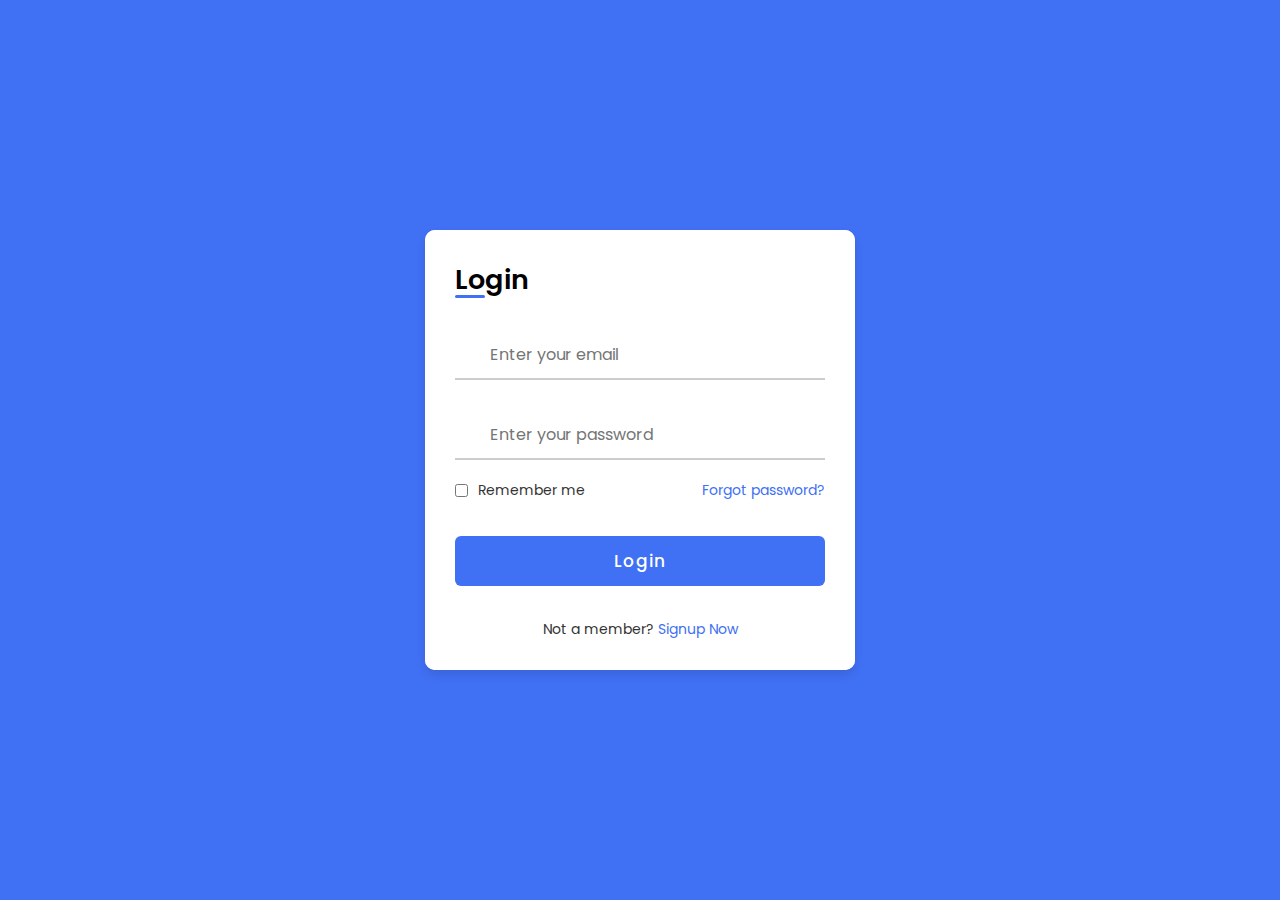
<file: e-commerce website/loginpage.html>
<!DOCTYPE html>
<!-- === Coding by CodingLab | www.codinglabweb.com === -->
<html lang="en">
<head>
    <meta charset="UTF-8">
    <meta http-equiv="X-UA-Compatible" content="IE=edge">
    <meta name="viewport" content="width=device-width, initial-scale=1.0">
    
    <!-- ===== Iconscout CSS ===== -->
    <link rel="stylesheet" href="https://unicons.iconscout.com/release/v4.0.0/css/line.css">

    <!-- ===== CSS ===== -->
    <link rel="stylesheet" href="style.css">
    <style>
        /* ===== Google Font Import - Poformsins ===== */
@import url('https://fonts.googleapis.com/css2?family=Poppins:wght@300;400;500;600;700&display=swap');

*{
    margin: 0;
    padding: 0;
    box-sizing: border-box;
    font-family: 'Poppins', sans-serif;
}

body{
    height: 100vh;
    display: flex;
    align-items: center;
    justify-content: center;
    background-color: #4070f4;
}

.container{
    position: relative;
    max-width: 430px;
    width: 100%;
    background: #fff;
    border-radius: 10px;
    box-shadow: 0 5px 10px rgba(0, 0, 0, 0.1);
    overflow: hidden;
    margin: 0 20px;
}

.container .forms{
    display: flex;
    align-items: center;
    height: 440px;
    width: 200%;
    transition: height 0.2s ease;
}


.container .form{
    width: 50%;
    padding: 30px;
    background-color: #fff;
    transition: margin-left 0.18s ease;
}

.container.active .login{
    margin-left: -50%;
    opacity: 0;
    transition: margin-left 0.18s ease, opacity 0.15s ease;
}

.container .signup{
    opacity: 0;
    transition: opacity 0.09s ease;
}
.container.active .signup{
    opacity: 1;
    transition: opacity 0.2s ease;
}

.container.active .forms{
    height: 600px;
}
.container .form .title{
    position: relative;
    font-size: 27px;
    font-weight: 600;
}

.form .title::before{
    content: '';
    position: absolute;
    left: 0;
    bottom: 0;
    height: 3px;
    width: 30px;
    background-color: #4070f4;
    border-radius: 25px;
}

.form .input-field{
    position: relative;
    height: 50px;
    width: 100%;
    margin-top: 30px;
}

.input-field input{
    position: absolute;
    height: 100%;
    width: 100%;
    padding: 0 35px;
    border: none;
    outline: none;
    font-size: 16px;
    border-bottom: 2px solid #ccc;
    border-top: 2px solid transparent;
    transition: all 0.2s ease;
}

.input-field input:is(:focus, :valid){
    border-bottom-color: #4070f4;
}

.input-field i{
    position: absolute;
    top: 50%;
    transform: translateY(-50%);
    color: #999;
    font-size: 23px;
    transition: all 0.2s ease;
}

.input-field input:is(:focus, :valid) ~ i{
    color: #4070f4;
}

.input-field i.icon{
    left: 0;
}
.input-field i.showHidePw{
    right: 0;
    cursor: pointer;
    padding: 10px;
}

.form .checkbox-text{
    display: flex;
    align-items: center;
    justify-content: space-between;
    margin-top: 20px;
}

.checkbox-text .checkbox-content{
    display: flex;
    align-items: center;
}

.checkbox-content input{
    margin-right: 10px;
    accent-color: #4070f4;
}

.form .text{
    color: #333;
    font-size: 14px;
}

.form a.text{
    color: #4070f4;
    text-decoration: none;
}
.form a:hover{
    text-decoration: underline;
}

.form .button{
    margin-top: 35px;
}

.form .button input{
    border: none;
    color: #fff;
    font-size: 17px;
    font-weight: 500;
    letter-spacing: 1px;
    border-radius: 6px;
    background-color: #4070f4;
    cursor: pointer;
    transition: all 0.3s ease;
}

.button input:hover{
    background-color: #265df2;
}

.form .login-signup{
    margin-top: 30px;
    text-align: center;
}

    </style>
         
    <!--<title>Login & Registration Form</title>-->
</head>
<body>
    
    <div class="container">
        <div class="forms">
            <div class="form login">
                <span class="title">Login</span>

                <form action="#">
                    <div class="input-field">
                        <input type="text" placeholder="Enter your email" required>
                        <i class="uil uil-envelope icon"></i>
                    </div>
                    <div class="input-field">
                        <input type="password" class="password" placeholder="Enter your password" required>
                        <i class="uil uil-lock icon"></i>
                        <i class="uil uil-eye-slash showHidePw"></i>
                    </div>

                    <div class="checkbox-text">
                        <div class="checkbox-content">
                            <input type="checkbox" id="logCheck">
                            <label for="logCheck" class="text">Remember me</label>
                        </div>
                        
                        <a href="#" class="text">Forgot password?</a>
                    </div>

                    <div class="input-field button">
                        <input type="button" value="Login"> 
                    </div>
                </form>

                <div class="login-signup">
                    <span class="text">Not a member?
                        <a href="#" class="text signup-link">Signup Now</a>
                    </span>
                </div>
            </div>

            <!-- Registration Form -->
            <div class="form signup">
                <span class="title">Registration</span>

                <form action="#">
                    <div class="input-field">
                        <input type="text" placeholder="Enter your name" required>
                        <i class="uil uil-user"></i>
                    </div>
                    <div class="input-field">
                        <input type="text" placeholder="Enter your email" required>
                        <i class="uil uil-envelope icon"></i>
                    </div>
                    <div class="input-field">
                        <input type="password" class="password" placeholder="Create a password" required>
                        <i class="uil uil-lock icon"></i>
                    </div>
                    <div class="input-field">
                        <input type="password" class="password" placeholder="Confirm a password" required>
                        <i class="uil uil-lock icon"></i>
                        <i class="uil uil-eye-slash showHidePw"></i>
                    </div>

                    <div class="checkbox-text">
                        <div class="checkbox-content">
                            <input type="checkbox" id="termCon">
                            <label for="termCon" class="text">I accepted all terms and conditions</label>
                        </div>
                    </div>

                    <div class="input-field button">
                        <input type="button" value="Signup"> 
                    </div>
                </form>

                <div class="login-signup">
                    <span class="text">Already a member?
                        <a href="#" class="text login-link">Login Now</a>
                    </span>
                </div>
            </div>
        </div>
    </div>

    <!--<script src="script.js"></script>-->
</body>
<script>
    const container = document.querySelector(".container"),
      pwShowHide = document.querySelectorAll(".showHidePw"),
      pwFields = document.querySelectorAll(".password"),
      signUp = document.querySelector(".signup-link"),
      login = document.querySelector(".login-link");

    //   js code to show/hide password and change icon
    pwShowHide.forEach(eyeIcon =>{
        eyeIcon.addEventListener("click", ()=>{
            pwFields.forEach(pwField =>{
                if(pwField.type ==="password"){
                    pwField.type = "text";

                    pwShowHide.forEach(icon =>{
                        icon.classList.replace("uil-eye-slash", "uil-eye");
                    })
                }else{
                    pwField.type = "password";

                    pwShowHide.forEach(icon =>{
                        icon.classList.replace("uil-eye", "uil-eye-slash");
                    })
                }
            }) 
        })
    })

    // js code to appear signup and login form
    signUp.addEventListener("click", ()=>{
        container.classList.add("active");
    });
    login.addEventListener("click", ( )=>{
        container.classList.remove("active");
    });

</script>

</html>
</file>
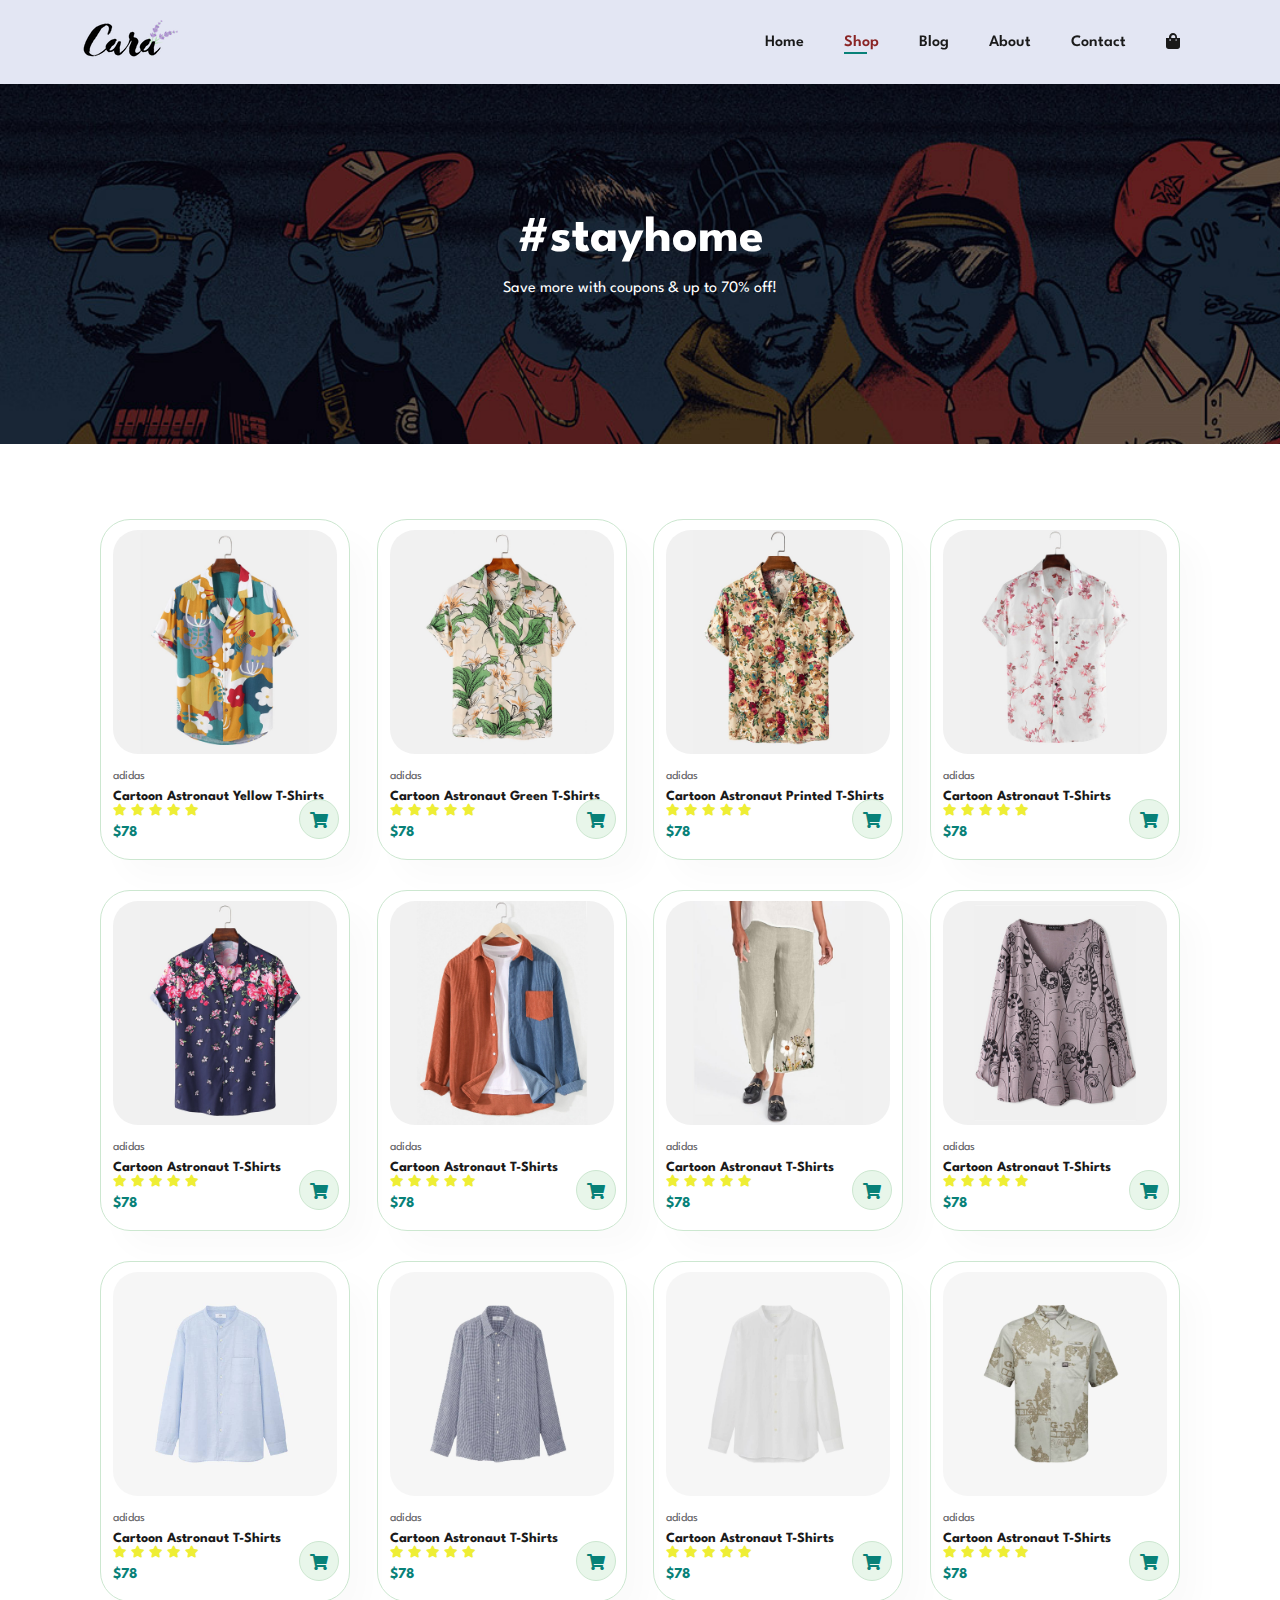
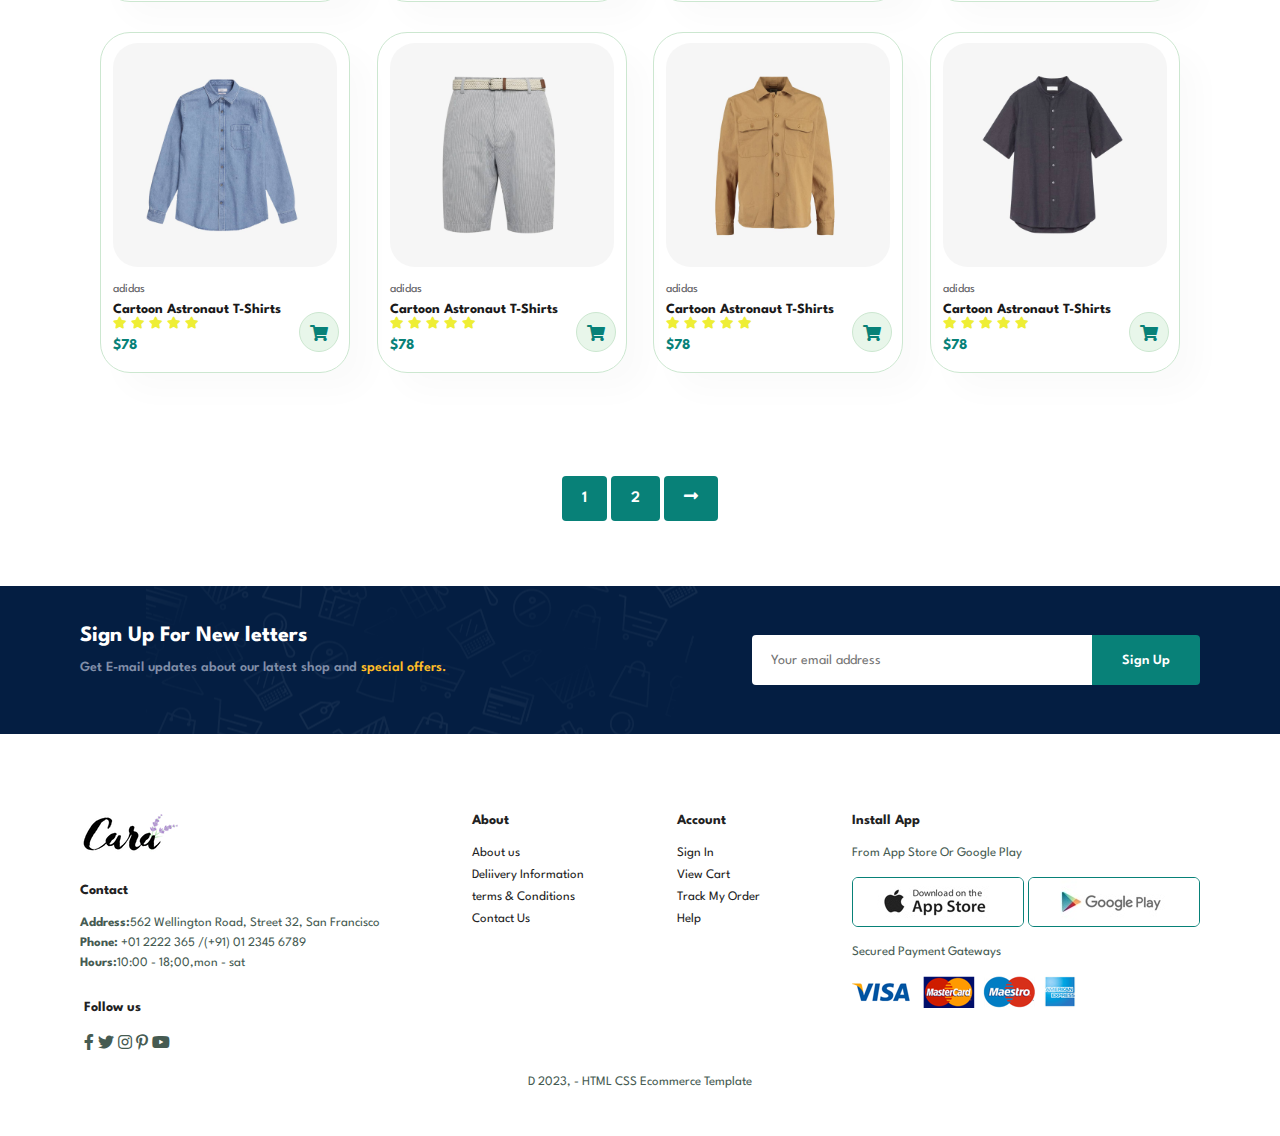
<file: e-commerce website/shop.html>
<!DOCTYPE html>
<html lang="en">

<head>
    <meta charset="UTF-8">
    <meta http-equiv="X-UA-Compatible" content="IE=edge">
    <meta name="viewport" content="width=device-width, initial-scale=1.0">
    <title>E-commerce website</title>
    <link rel="stylesheet" href="https://use.fontawesome.com/releases/v5.15.4/css/all.css" />

    <link rel="stylesheet" href="style.css">
</head>

<body>
    <section id="header">
        <a href="#">
            <img src="img\imgg/logo.png" class="logo" alt="">
        </a>
        <div>
            <ul id="navbar">
                <li><a href="index.html">Home</a></li>
                <li><a class="active" href="shop.html">Shop</a></li>
                <li><a href="blog.html">Blog</a></li>
                <li><a href="about.html">About</a></li>
                <li><a href="contact.html">Contact</a></li>
                <li id="lg-bag"><a href="cart.html"><i class="fas fa-shopping-bag"></i></a></li>
                <a href="#" id="close"><i class="fas fa-times"></i></a>
            </ul>
        </div>
        <div id="mobile">
            <a href="cart.html"><i class="fas fa-shopping-bag"></i></a>
            <i id="bar" class="fas fa-outdent"> </i>

        </div>
    </section>

    <section id="page-header">
        <h2>#stayhome</h2>
        <p>Save more with coupons & up to 70% off!</p>
        
    </section>


    <section id="product1" class="section-p1">
        <div class="pro-container">
            <div class="pro" onclick="window.location.href='sproduct.html';">
                <img src="img/imgg/products/f1.jpg" alt="">
                <div class="des">
                    <span>adidas</span>
                    <h5>Cartoon Astronaut Yellow T-Shirts</h5>
                    <div class="star">
                        <i class="fas fa-star"></i>
                        <i class="fas fa-star"></i>
                        <i class="fas fa-star"></i>
                        <i class="fas fa-star"></i>
                        <i class="fas fa-star"></i>
                    </div>
                    <h4>$78</h4>
                </div>
                <a href="#"><i class="fas fa-shopping-cart bag"></i></a>
            </div>
            <div class="pro">
                <img src="img/imgg/products/f2.jpg" alt="">
                <div class="des">
                    <span>adidas</span>
                    <h5>Cartoon Astronaut Green T-Shirts</h5>
                    <div class="star">
                        <i class="fas fa-star"></i>
                        <i class="fas fa-star"></i>
                        <i class="fas fa-star"></i>
                        <i class="fas fa-star"></i>
                        <i class="fas fa-star"></i>
                    </div>
                    <h4>$78</h4>
                </div>
                <a href="#"><i class="fas fa-shopping-cart bag"></i></a>
            </div>
            <div class="pro">
                <img src="img/imgg/products/f3.jpg" alt="">
                <div class="des">
                    <span>adidas</span>
                    <h5>Cartoon Astronaut Printed T-Shirts</h5>
                    <div class="star">
                        <i class="fas fa-star"></i>
                        <i class="fas fa-star"></i>
                        <i class="fas fa-star"></i>
                        <i class="fas fa-star"></i>
                        <i class="fas fa-star"></i>
                    </div>
                    <h4>$78</h4>
                </div>
                <a href="#"><i class="fas fa-shopping-cart bag"></i></a>
            </div>
            <div class="pro">
                <img src="img/imgg/products/f4.jpg" alt="">
                <div class="des">
                    <span>adidas</span>
                    <h5>Cartoon Astronaut T-Shirts</h5>
                    <div class="star">
                        <i class="fas fa-star"></i>
                        <i class="fas fa-star"></i>
                        <i class="fas fa-star"></i>
                        <i class="fas fa-star"></i>
                        <i class="fas fa-star"></i>
                    </div>
                    <h4>$78</h4>
                </div>
                <a href="#"><i class="fas fa-shopping-cart bag"></i></a>
            </div>
            <div class="pro">
                <img src="img/imgg/products/f5.jpg" alt="">
                <div class="des">
                    <span>adidas</span>
                    <h5>Cartoon Astronaut T-Shirts</h5>
                    <div class="star">
                        <i class="fas fa-star"></i>
                        <i class="fas fa-star"></i>
                        <i class="fas fa-star"></i>
                        <i class="fas fa-star"></i>
                        <i class="fas fa-star"></i>
                    </div>
                    <h4>$78</h4>
                </div>
                <a href="#"><i class="fas fa-shopping-cart bag"></i></a>
            </div>
            <div class="pro">
                <img src="img/imgg/products/f6.jpg" alt="">
                <div class="des">
                    <span>adidas</span>
                    <h5>Cartoon Astronaut T-Shirts</h5>
                    <div class="star">
                        <i class="fas fa-star"></i>
                        <i class="fas fa-star"></i>
                        <i class="fas fa-star"></i>
                        <i class="fas fa-star"></i>
                        <i class="fas fa-star"></i>
                    </div>
                    <h4>$78</h4>
                </div>
                <a href="#"><i class="fas fa-shopping-cart bag"></i></a>
            </div>
            <div class="pro">
                <img src="img/imgg/products/f7.jpg" alt="">
                <div class="des">
                    <span>adidas</span>
                    <h5>Cartoon Astronaut T-Shirts</h5>
                    <div class="star">
                        <i class="fas fa-star"></i>
                        <i class="fas fa-star"></i>
                        <i class="fas fa-star"></i>
                        <i class="fas fa-star"></i>
                        <i class="fas fa-star"></i>
                    </div>
                    <h4>$78</h4>
                </div>
                <a href="#"><i class="fas fa-shopping-cart bag"></i></a>
            </div>
            <div class="pro">
                <img src="img/imgg/products/f8.jpg" alt="">
                <div class="des">
                    <span>adidas</span>
                    <h5>Cartoon Astronaut T-Shirts</h5>
                    <div class="star">
                        <i class="fas fa-star"></i>
                        <i class="fas fa-star"></i>
                        <i class="fas fa-star"></i>
                        <i class="fas fa-star"></i>
                        <i class="fas fa-star"></i>
                    </div>
                    <h4>$78</h4>
                </div>
                <a href="#"><i class="fas fa-shopping-cart bag"></i></a>
            </div>
         
            <div class="pro">
                <img src="img/imgg/products/n1.jpg" alt="">
                <div class="des">
                    <span>adidas</span>
                    <h5>Cartoon Astronaut T-Shirts</h5>
                    <div class="star">
                        <i class="fas fa-star"></i>
                        <i class="fas fa-star"></i>
                        <i class="fas fa-star"></i>
                        <i class="fas fa-star"></i>
                        <i class="fas fa-star"></i>
                    </div>
                    <h4>$78</h4>
                </div>
                <a href="#"><i class="fas fa-shopping-cart bag"></i></a>
            </div>
            <div class="pro">
                <img src="img/imgg/products/n2.jpg" alt="">
                <div class="des">
                    <span>adidas</span>
                    <h5>Cartoon Astronaut T-Shirts</h5>
                    <div class="star">
                        <i class="fas fa-star"></i>
                        <i class="fas fa-star"></i>
                        <i class="fas fa-star"></i>
                        <i class="fas fa-star"></i>
                        <i class="fas fa-star"></i>
                    </div>
                    <h4>$78</h4>
                </div>
                <a href="#"><i class="fas fa-shopping-cart bag"></i></a>
            </div>
            <div class="pro">
                <img src="img/imgg/products/n3.jpg" alt="">
                <div class="des">
                    <span>adidas</span>
                    <h5>Cartoon Astronaut T-Shirts</h5>
                    <div class="star">
                        <i class="fas fa-star"></i>
                        <i class="fas fa-star"></i>
                        <i class="fas fa-star"></i>
                        <i class="fas fa-star"></i>
                        <i class="fas fa-star"></i>
                    </div>
                    <h4>$78</h4>
                </div>
                <a href="#"><i class="fas fa-shopping-cart bag"></i></a>
            </div>
            <div class="pro">
                <img src="img/imgg/products/n4.jpg" alt="">
                <div class="des">
                    <span>adidas</span>
                    <h5>Cartoon Astronaut T-Shirts</h5>
                    <div class="star">
                        <i class="fas fa-star"></i>
                        <i class="fas fa-star"></i>
                        <i class="fas fa-star"></i>
                        <i class="fas fa-star"></i>
                        <i class="fas fa-star"></i>
                    </div>
                    <h4>$78</h4>
                </div>
                <a href="#"><i class="fas fa-shopping-cart bag"></i></a>
            </div>
            <div class="pro">
                <img src="img/imgg/products/n5.jpg" alt="">
                <div class="des">
                    <span>adidas</span>
                    <h5>Cartoon Astronaut T-Shirts</h5>
                    <div class="star">
                        <i class="fas fa-star"></i>
                        <i class="fas fa-star"></i>
                        <i class="fas fa-star"></i>
                        <i class="fas fa-star"></i>
                        <i class="fas fa-star"></i>
                    </div>
                    <h4>$78</h4>
                </div>
                <a href="#"><i class="fas fa-shopping-cart bag"></i></a>
            </div>
            <div class="pro">
                <img src="img/imgg/products/n6.jpg" alt="">
                <div class="des">
                    <span>adidas</span>
                    <h5>Cartoon Astronaut T-Shirts</h5>
                    <div class="star">
                        <i class="fas fa-star"></i>
                        <i class="fas fa-star"></i>
                        <i class="fas fa-star"></i>
                        <i class="fas fa-star"></i>
                        <i class="fas fa-star"></i>
                    </div>
                    <h4>$78</h4>
                </div>
                <a href="#"><i class="fas fa-shopping-cart bag"></i></a>
            </div>
            <div class="pro">
                <img src="img/imgg/products/n7.jpg" alt="">
                <div class="des">
                    <span>adidas</span>
                    <h5>Cartoon Astronaut T-Shirts</h5>
                    <div class="star">
                        <i class="fas fa-star"></i>
                        <i class="fas fa-star"></i>
                        <i class="fas fa-star"></i>
                        <i class="fas fa-star"></i>
                        <i class="fas fa-star"></i>
                    </div>
                    <h4>$78</h4>
                </div>
                <a href="#"><i class="fas fa-shopping-cart bag"></i></a>
            </div>
            <div class="pro">
                <img src="img/imgg/products/n8.jpg" alt="">
                <div class="des">
                    <span>adidas</span>
                    <h5>Cartoon Astronaut T-Shirts</h5>
                    <div class="star">
                        <i class="fas fa-star"></i>
                        <i class="fas fa-star"></i>
                        <i class="fas fa-star"></i>
                        <i class="fas fa-star"></i>
                        <i class="fas fa-star"></i>
                    </div>
                    <h4>$78</h4>
                </div>
                <a href="#"><i class="fas fa-shopping-cart bag"></i></a>
            </div>
        </div>
    </section>

    <section id="pagination" class="section-p1">
        <a href="#">1</a>
        <a href="#">2</a>
        <a href="#"><i class="fa fa-long-arrow-alt-right"></i></a>
    </section> 

    <section id="newletter" class="section-p1 section-m1">
        <div class="newtext">
            <h4>Sign Up For New letters</h4>
            <p>Get E-mail updates about our latest shop and <span>special offers.</span> </p>
        </div>
        <div class="form">
            <input type="text" placeholder="Your email address">
            <button class="normal">Sign Up</button>
        </div>
    </section>

    <footer class="section-p1">
        <div class="col">
            <img class="logo" src="img/imgg/logo.png" alt="">
            <h4>Contact</h4>
            <p> <strong>Address:</strong>562 Wellington Road, Street 32, San Francisco</p>
            <p> <strong>Phone:</strong> +01 2222 365 /(+91) 01 2345 6789</p>
            <p> <strong>Hours:</strong>10:00 - 18;00,mon - sat</p>
            <div class="follow">
                <h4>Follow us</h4>
                <div class="icon">
                    <i class="fab fa-facebook-f"></i>
                    <i class="fab fa-twitter"></i>
                    <i class="fab fa-instagram"> </i>
                    <i class="fab fa-pinterest-p"></i>
                    <i class="fab fa-youtube"></i>
                </div>
            </div>
        </div>
        <div class="col">
            <h4>About</h4>
            <a href="#">About us</a>
            <a href="#">Deliivery Information</a>
            <a href="#">terms & Conditions</a>
            <a href="#">Contact Us</a>
        </div>

        <div class="col">
            <h4>Account</h4>
            <a href="#">Sign In</a>
            <a href="#">View Cart</a>
            <a href="#">Track My Order</a>
            <a href="#">Help</a>
        </div>
        <div class="col install">
            <h4>Install App</h4>
            <p>From App Store Or Google Play </p>
            <div class="row">
                <img src="img/imgg/pay/app.jpg" alt="">
                <img src="img/imgg/pay/play.jpg" alt="">
            </div>
            <p>Secured Payment Gateways</p>
            <img src="img/imgg/pay/pay.png" alt="">
        </div>
        <div class="copyright">
            <p>D 2023,  - HTML CSS Ecommerce Template</p>
        </div>
    </footer>

    <script src="script.js"></script>
</body>

</html>
</file>
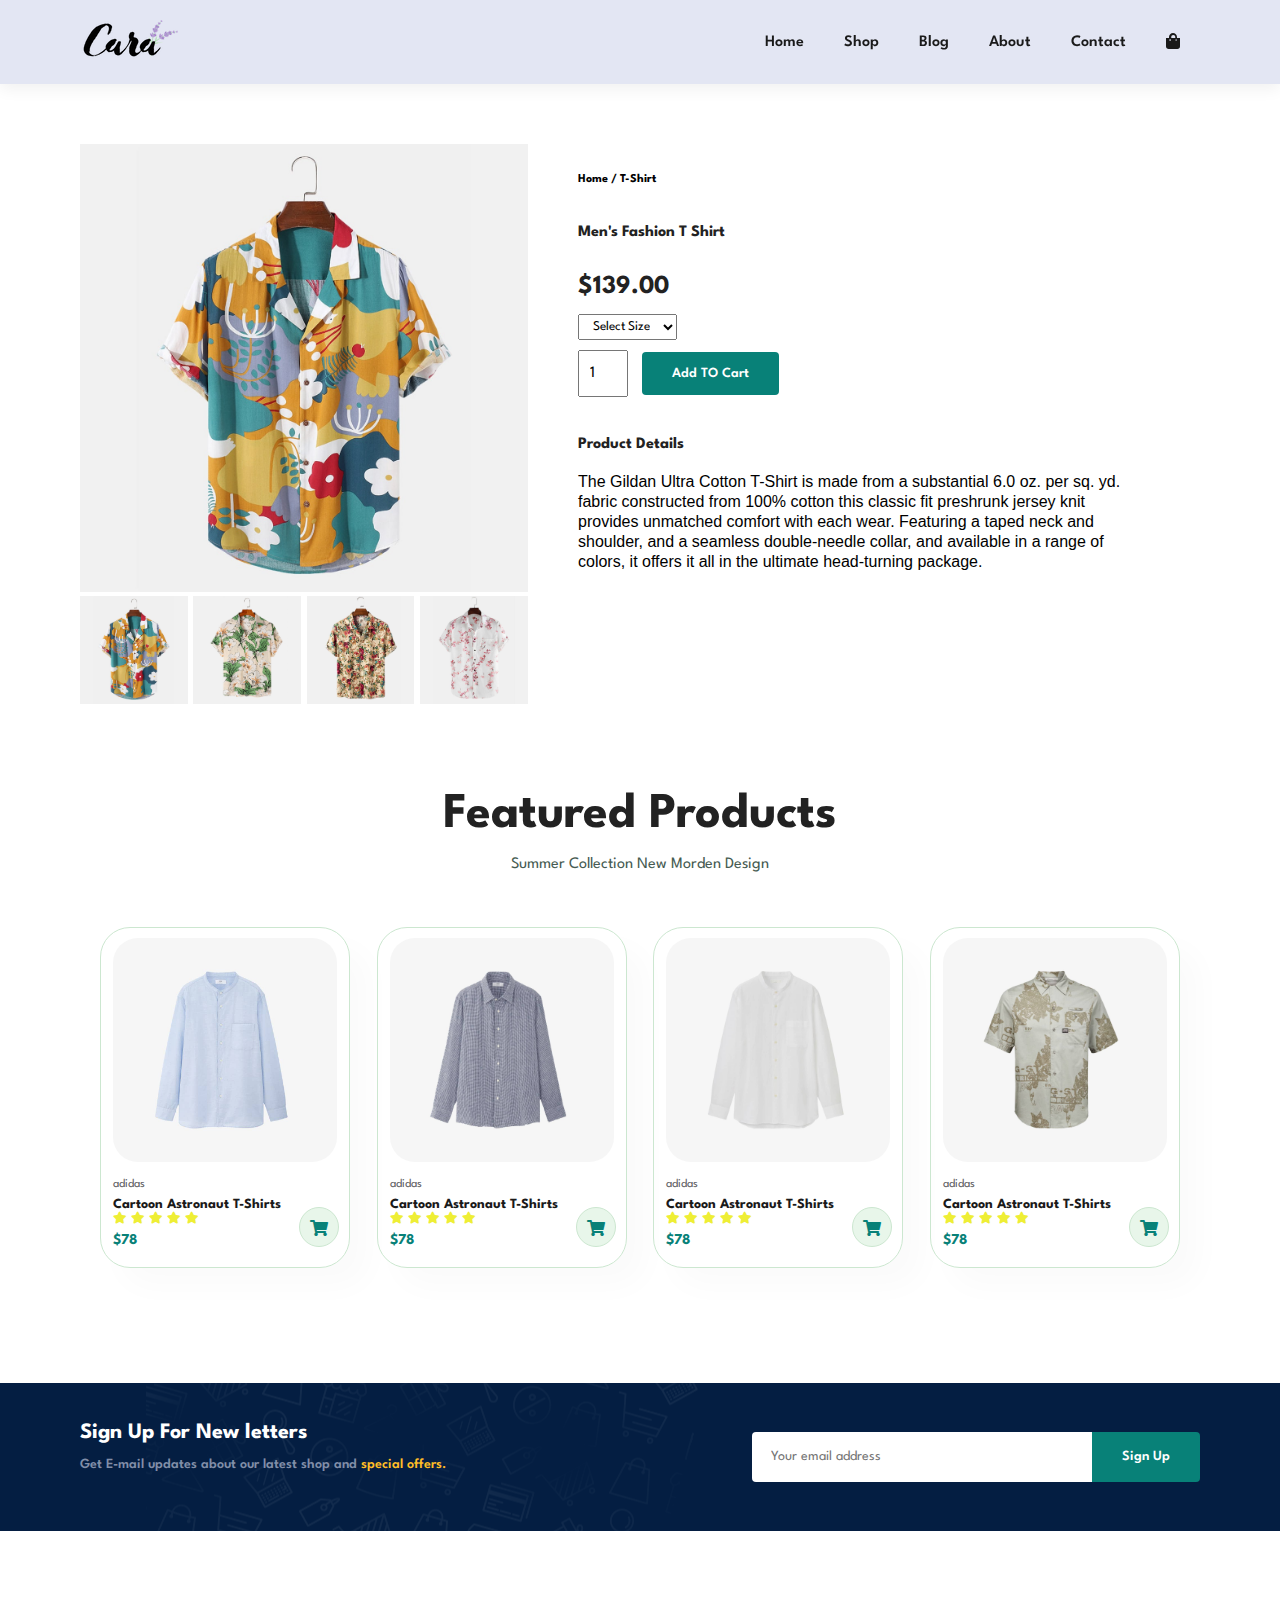
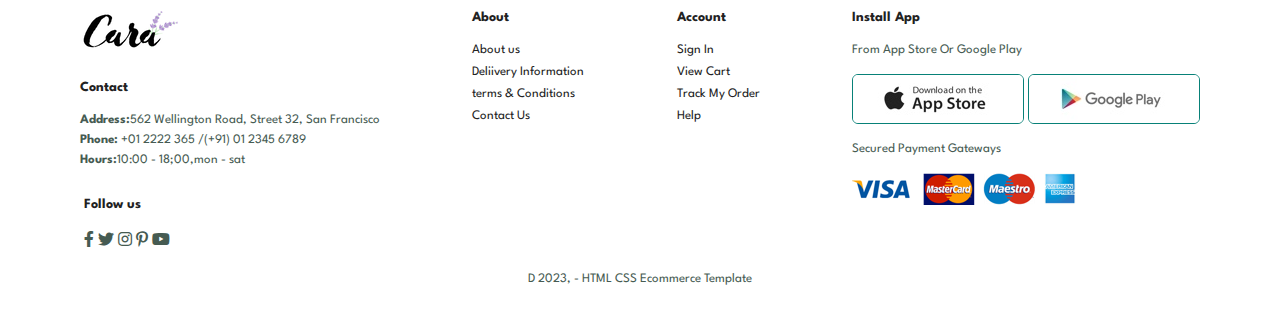
<file: e-commerce website/sproduct.html>
<!DOCTYPE html>
<html lang="en">

<head>
    <meta charset="UTF-8">
    <meta http-equiv="X-UA-Compatible" content="IE=edge">
    <meta name="viewport" content="width=device-width, initial-scale=1.0">
    <title>E-commerce website</title>
    <link rel="stylesheet" href="https://use.fontawesome.com/releases/v5.15.4/css/all.css" />

    <link rel="stylesheet" href="style.css">
</head>

<body>
    <section id="header">
        <a href="#">
            <img src="img\imgg/logo.png" class="logo" alt="">
        </a>
        <div>
            <ul id="navbar">
                <li><a href="index.html">Home</a></li>
                <li><a class="ac
                    " href="shop.html">Shop</a></li>
                <li><a href="blog.html">Blog</a></li>
                <li><a href="about.html">About</a></li>
                <li><a href="contact.html">Contact</a></li>
                <li id="lg-bag"><a href="cart.html"><i class="fas fa-shopping-bag"></i></a></li>
                <a href="#" id="close"><i class="fas fa-times"></i></a>
            </ul>
        </div>
        <div id="mobile">
            <a href="cart.html"><i class="fas fa-shopping-bag"></i></a>
            <i id="bar" class="fas fa-outdent"> </i>

        </div>
    </section>

    <section id="prodetails" class="section-p1">
        <div class="single-pro-image">
            <img src="img/imgg/products/f1.jpg" width="100%" id="MainImg" alt="">

            <div class="single-img-group">
                <div class="small-img-col">
                    <img src="img/imgg/products/f1.jpg" width="100%" class="small-img" alt="">
                </div>
                <div class="small-img-col">
                    <img src="img/imgg/products/f2.jpg" width="100%" class="small-img" alt="">
                </div>
                <div class="small-img-col">
                    <img src="img/imgg/products/f3.jpg" width="100%" class="small-img" alt="">
                </div>
                <div class="small-img-col">
                    <img src="img/imgg/products/f4.jpg" width="100%" class="small-img" alt="">
                </div>
            </div>
        </div>

        <div class="single-pro-details">
            <h6>Home / T-Shirt</h6>
            <h4>Men's Fashion T Shirt</h4>
            <h2>$139.00</h2>
            <select>
                <option>Select Size</option>
                <option>XL</option>
                <option>XXl</option>
                <option>Small</option>
                <option>Large</option>
            </select>
            <input type="number" value="1">
            <button class="normal">Add TO Cart</button>
            <h4>Product Details</h4>
            <span> The Gildan Ultra Cotton T-Shirt is made from a substantial 6.0 oz. per sq. yd. fabric constructed
                from 100% cotton this classic fit preshrunk jersey knit provides unmatched comfort with each wear.
                Featuring a taped neck and shoulder, and a seamless double-needle collar, and available in a range of
                colors, it offers it all in the ultimate head-turning package.</span>
        </div>
    </section>

    <section id="product1" class="section-p1">
        <h2>Featured Products</h2>
        <p>Summer Collection New Morden Design</p>
        <div class="pro-container">
            <div class="pro">
                <img src="img/imgg/products/n1.jpg" alt="">
                <div class="des">
                    <span>adidas</span>
                    <h5>Cartoon Astronaut T-Shirts</h5>
                    <div class="star">
                        <i class="fas fa-star"></i>
                        <i class="fas fa-star"></i>
                        <i class="fas fa-star"></i>
                        <i class="fas fa-star"></i>
                        <i class="fas fa-star"></i>
                    </div>
                    <h4>$78</h4>
                </div>
                <a href="#"><i class="fas fa-shopping-cart bag"></i></a>
            </div>
            <div class="pro">
                <img src="img/imgg/products/n2.jpg" alt="">
                <div class="des">
                    <span>adidas</span>
                    <h5>Cartoon Astronaut T-Shirts</h5>
                    <div class="star">
                        <i class="fas fa-star"></i>
                        <i class="fas fa-star"></i>
                        <i class="fas fa-star"></i>
                        <i class="fas fa-star"></i>
                        <i class="fas fa-star"></i>
                    </div>
                    <h4>$78</h4>
                </div>
                <a href="#"><i class="fas fa-shopping-cart bag"></i></a>
            </div>
            <div class="pro">
                <img src="img/imgg/products/n3.jpg" alt="">
                <div class="des">
                    <span>adidas</span>
                    <h5>Cartoon Astronaut T-Shirts</h5>
                    <div class="star">
                        <i class="fas fa-star"></i>
                        <i class="fas fa-star"></i>
                        <i class="fas fa-star"></i>
                        <i class="fas fa-star"></i>
                        <i class="fas fa-star"></i>
                    </div>
                    <h4>$78</h4>
                </div>
                <a href="#"><i class="fas fa-shopping-cart bag"></i></a>
            </div>
            <div class="pro">
                <img src="img/imgg/products/n4.jpg" alt="">
                <div class="des">
                    <span>adidas</span>
                    <h5>Cartoon Astronaut T-Shirts</h5>
                    <div class="star">
                        <i class="fas fa-star"></i>
                        <i class="fas fa-star"></i>
                        <i class="fas fa-star"></i>
                        <i class="fas fa-star"></i>
                        <i class="fas fa-star"></i>
                    </div>
                    <h4>$78</h4>
                </div>
                <a href="#"><i class="fas fa-shopping-cart bag"></i></a>
            </div>

        </div>
    </section>

    <section id="newletter" class="section-p1 section-m1">
        <div class="newtext">
            <h4>Sign Up For New letters</h4>
            <p>Get E-mail updates about our latest shop and <span>special offers.</span> </p>
        </div>
        <div class="form">
            <input type="text" placeholder="Your email address">
            <button class="normal">Sign Up</button>
        </div>
    </section>

    <footer class="section-p1">
        <div class="col">
            <img class="logo" src="img/imgg/logo.png" alt="">
            <h4>Contact</h4>
            <p> <strong>Address:</strong>562 Wellington Road, Street 32, San Francisco</p>
            <p> <strong>Phone:</strong> +01 2222 365 /(+91) 01 2345 6789</p>
            <p> <strong>Hours:</strong>10:00 - 18;00,mon - sat</p>
            <div class="follow">
                <h4>Follow us</h4>
                <div class="icon">
                    <i class="fab fa-facebook-f"></i>
                    <i class="fab fa-twitter"></i>
                    <i class="fab fa-instagram"> </i>
                    <i class="fab fa-pinterest-p"></i>
                    <i class="fab fa-youtube"></i>
                </div>
            </div>
        </div>
        <div class="col">
            <h4>About</h4>
            <a href="#">About us</a>
            <a href="#">Deliivery Information</a>
            <a href="#">terms & Conditions</a>
            <a href="#">Contact Us</a>
        </div>

        <div class="col">
            <h4>Account</h4>
            <a href="#">Sign In</a>
            <a href="#">View Cart</a>
            <a href="#">Track My Order</a>
            <a href="#">Help</a>
        </div>
        <div class="col install">
            <h4>Install App</h4>
            <p>From App Store Or Google Play </p>
            <div class="row">
                <img src="img/imgg/pay/app.jpg" alt="">
                <img src="img/imgg/pay/play.jpg" alt="">
            </div>
            <p>Secured Payment Gateways</p>
            <img src="img/imgg/pay/pay.png" alt="">
        </div>

        <div class="copyright">
            <p>D 2023, - HTML CSS Ecommerce Template</p>
        </div>
    </footer>
    <script>
        var MainImg = document.getElementById("MainImg");
        var smallimg = document.getElementsByClassName("small-img");

        smallimg[0].onclick = function(){
            MainImg.src = smallimg[0].src;
        }
        smallimg[1].onclick = function(){
            MainImg.src = smallimg[1].src;
        }
        smallimg[2].onclick = function(){
            MainImg.src = smallimg[2].src;
        }
        smallimg[3].onclick = function(){
            MainImg.src = smallimg[3].src;
        }

    </script>


    <script src="script.js"></script>
</body>

</html>
</file>
<file: e-commerce website/style.css>
@import url('https://fonts.googleapis.com/css2?family=Spartan:wght@100;200;300;400;500;600;700;800;900;&display=swap');
*{
    margin: 0;
    padding: 0;
    box-sizing: border-box;
    font-family: 'Spartan', sans-serif;
}

h1{
    font-family: 50px;
    line-height: 14px;
    color: #222;
    font-size: 30px;
}

h2{
    font-size: 50px;
    font-family: 46px;
    line-height: 54px;
    color: #222
}

h4{
    font-family: 20px;
     color: #222;
}

h6{
     font-weight: 700;
     font-size: 12px;
}

p{
    font-size: 16px;
    color: #465b52;
    margin: 15px 0 20px 0;
}

.section-p1{
  padding: 40px 80px;
}

.section-m1{
    margin: 40px 0;
}

button.normal{
    font-size: 14px;
    font-weight: 600;
    padding: 15px 30px;
    color: #000;
    background-color: #fff;
    border-radius: 4px;
    cursor: pointer;
    border: none;
    outline: none;
    transition: 0.02s;
}

button.white{
    font-size: 13px;
    font-weight: 600;
    padding: 11px 18px;
    color: #fff;
    background-color:transparent;
     
    cursor: pointer;
    border: 1px solid #fff;
    outline: none;
    transition: 0.02s;
}

body{
    width: 100%;
}

/* header start */
#header{
    display: flex;
    align-items: center;
    justify-content: space-between;
    padding: 20px 80px;
    background: #e3e6f3;
    box-shadow:0 5px 15px rgba(0, 0, 0, 0.06);
    z-index: 999;
    position: sticky;
    top: 0;
    left: 0;
}

#navbar{
    display: flex;
    align-items: center;
    justify-content: center;
}

#navbar li{
    list-style: none;
    padding: 0 20px;
    position: relative;
}

#navbar li a{
   text-decoration: none;
   font-size: 16px;
   font-weight: 600;
   color: #1a1a1a;
   transition: 0.3s ease;
}

#navbar li a:hover,#navbar li a.active{
    color: #8a2525;
}


/* sudo classes */


#navbar li a.active::after,
#navbar li a:hover::after {
    content: "";
    width: 30%;
    height: 2px;
    background-color: #088178;
    position: absolute;
    bottom: -4px;
    left: 20px;
}

#mobile{
    display: none;
    align-items: center;
}

#close{
    display: none;
}

/* home page */


#hero{
    background-image: url("img/imgg/hero4.png");
    height: 90vh;
    width: 100%;
    background-size: cover;
    background-position: top 25% right 0;
    padding: 0 80px;
    display: flex;
    flex-direction: column;
    align-items: flex-start;
    justify-content: center;
}

#hero h1{
     color: #088178;
}

#hero button{
    background-image: url("img/imgg/button.png");
    background-color: transparent;
    color: #088178;
    border: 0;
    padding: 14px 80px 20px 70px;
    background-repeat: no-repeat;
    cursor: pointer;
    font-weight: 700;
    font-size: 15px;
}

#feature{
    display: flex;
    align-items: center;
    justify-content: space-between;
    flex-wrap: wrap;
}

#feature .fe-box{
width: 188px;
text-align: center;
padding: 25px 15px;
box-shadow: 20px 20px 34px rgba(0, 0, 0, 0.03);
border: 1px solid #cce7d0;
border-radius: 4px;
margin: 15px 0;
}

#feature  .fe-box:hover{
    box-shadow: 20px 20px 34px rgba(70, 62, 221, 0.01);
}

#feature .fe-box img{
     width: 100%;
     margin-bottom: 10px;
}

#feature .fe-box h6{
    display: inline-block ;
    padding: 9px 8px 6px 8px;
    line-height: 1;
    border-radius: 4px;
    color:#088187;
    background-color: #fddde4;
}

#feature .fe-box:nth-child(2) h6{
    background-color: #cdebbc;
}

#feature .fe-box:nth-child(3) h6{
    background-color: #d1e8f2;
}

    #product1{
        text-align: center;
    }

    #product1 .pro-container{
        display: flex;
        justify-content: space-between;
        padding: 20px;
        flex-wrap: wrap;
    }

    #product1 .pro{
        width: 23%;
        min-width: 250px;
        padding: 10px 12px;
        border: 1px solid #cce7d0;
        cursor: pointer;
        box-shadow: 20px 20px 30px rgba(0, 0, 0, 0.02);
        margin: 15px 0;
        transition: 0.02s ease;
        border-radius: 30px;
        position: relative;
    }

    #product1 .pro:hover{
        box-shadow: 20px 20px 30px rgba(0, 0, 0, 0.06);
    }

    #product1 .pro img{
        width: 100%;
        border-radius: 25px;
       
    }

    #product1 .pro .des{
         text-align: start;
          padding: 10px 0;

    }

    #product1 .pro .des span{
         color: #606063;
         font-size: 12px;
    }

    #product1 .pro .des h5{
        padding-top: 7px;
        color: #1a1a1a;
        font-size: 14px;  
    }

      #product1 .pro .des i{
        font-size: 12px;
        color: rgb(238, 238, 53);
 }

#product1 .pro .des h4{
        padding-top: 7px;
        font-weight: 700;
        font-size: 15px;
        color: #088178;
 } 

 #product1 .pro .bag{
        width: 40px;
        height: 40px;
        line-height: 40px;
        border-radius: 50px;
        background-color: #e8f6ea;
        color: #088178;
        border:1px solid #cce7d0;
        position: absolute;
        bottom:20px;
        right: 10px;
 }

#banner{
    display: flex;
    flex-direction: column;
    justify-content: center;
    align-items: center ;
    text-align: center;
    background-image: url("img/imgg/banner/b2.jpg");
    width: 100%;
    height: 40vh;
    background-size: cover;
    background-position: center;
}

#banner h4{
    color: #fff;
    font-size: 16px;

}

#banner h2{
    color: #fff;
    font-size: 30px;
    padding: 10px 0; 

}

#banner h2 span{
    color: #ef3636
}

#banner  button:hover{
    background: #088178;
    color: #fff;
}

#sm-banner{
    display: flex;
    justify-content: space-between;
    flex-wrap: wrap;
}

#sm-banner .banner-box{
    display: flex;
    flex-direction: column;
    justify-content: center;
    align-items: flex-start;
    background-image: url("img/imgg/banner/b17.jpg");
    min-width: 580px;
    height: 50vh;
    background-size: cover;
    background-position: center;
    padding: 30px;
}

#sm-banner .banner-box2{
    background-image: url("img/imgg/banner/b10.jpg");

}

#sm-banner h4{
    color: #fff;
    font-size: 28px;
    font-weight: 300;
}

#sm-banner h2{
    color: #fff;
    font-size: 28px;
    font-weight: 800;
}

#sm-banner span{
    color: #fff;
    font-size: 14px;
    font-weight: 500;
    padding-bottom: 15px;
}

#sm-banner .banner-box:hover button{
    background-color: #088178;
    border: 1px solid #088178;
}

#banner3{
    display: flex;
    justify-content: space-between;
    flex-wrap: wrap;
    padding: 0 80px;
}

#banner3 .banner-box{
    display: flex;
    flex-direction: column;
    justify-content: center;
    align-items: flex-start;
    background-image: url("img/imgg/banner/b7.jpg");
    min-width: 30%;
    height: 30vh;
    background-size: cover;
    background-position: center;
    padding: 20px;
    margin-bottom: 20px;
}

#banner3 .banner-box2{
    background-image: url("img/imgg/banner/b4.jpg");
}

#banner3 .banner-box3{
    background-image: url("img/imgg/banner/b18.jpg");
}

#banner3 h2{
    color: #fff;
    font-weight: 900;
    font-size: 22px;
}

#banner3 h2{
    color: rgb(231, 5, 5);
    font-weight: 800;
    font-size: 15px;
}

#newletter{
     display: flex;
     justify-content: space-between;
     flex-wrap: wrap;
     align-items: center;
     background-image: url(img/imgg/banner/b14.png);
     background-repeat: no-repeat;
     background-position: 20% 30%;
     background-color: #041e42;
}

#newletter h4{
    font-size: 22px;
    font-weight: 700;
    color: #fff;
}

#newletter p{
    font-size: 14px;
    font-weight: 600;
    color: #818ea8;
}

#newletter p span{
    color: #ffbd27;
}

#newletter .form{
    display: flex;
    width: 40%;

}

#newletter input{
    height: 3.125rem;
    padding: 0 1.25em;
    font-size: 14px;
    width: 100%;
    border: 1px solid transparent;
    border-radius: 4px;
    outline: none;
    border-top-right-radius: 0;
    border-bottom-right-radius: 0;
}

#newletter button{
    background-color: #088178;
    color: #fff;
    border-top-left-radius: 0;
    border-bottom-left-radius: 0;
    white-space: nowrap;
}

footer{
    display: flex;
    flex-wrap: wrap;
    justify-content: space-between;
    
}

footer .col{
    display: flex;
    flex-direction: column;
    align-items: flex-start;
    margin-bottom: 20px;
}
footer .logo{
    margin-bottom: 30px;
}

footer h4{
    font-size: 14px;
    padding-bottom: 20px;
}

footer p{
    font-size: 13px;
    margin: 0 0 8px 0;
}

footer a{
    font-size: 13px;
    text-decoration: none;
    color: #222;
    margin-bottom: 10px;
}
footer .follow{
    margin-top: 20px;
}

footer .follow{
    margin-top: 20px;
}
footer .follow{
     color: #465b52;
     padding: 4px;
     cursor: pointer;
    }

footer .install .row img{
    border: 1px solid #088178;
    border-radius: 6px;
}

footer .install img{
    margin: 10px 0 15px 0;
}

 footer i:hover,footer a:hover{
    color: #48c1b8;
}

footer .copyright{
    width: 100%;
    text-align: center;
}

/* Shop page */

#page-header{
    background-image: url("img/imgg/banner/b1.jpg");
    width: 100%;
    height:  40vh;
    background-size: cover;
    display: flex;
    justify-content: center;
    text-align: center;
    flex-direction: column;
    padding: 14px;
}

#page-header h2,#page-header p{
    color: #fff;
}

#pagination {
    text-align: center;
}

#pagination a{
    text-decoration: none;
    background-color: #088178;
    padding: 15px 20px;
    border-radius: 4px;
    color: #fff;
    font-weight: 600;
}

#pagination a i{
    font-size: 16px;
    font-weight: 600;
}

/* Single Product */

#prodetails{
    display: flex;
    margin-top: 20px;
}

#prodetails .single-pro-image{
    width: 40%;
    margin-right: 50px;
}

.single-img-group{
    display: flex;
    justify-content: space-between;
}

.small-img-col {
    flex-basis: 24%;
    cursor: pointer;
}

#prodetails .single-pro-details{
    width: 50%;
    padding-top: 30px;
}

#prodetails .single-pro-details h4{
    padding: 40px 0 20px 0;
}

#prodetails .single-pro-details h2{
    font-size: 26px;
}

#prodetails .single-pro-details select{
    display: block;
    padding: 5px 10px;
    margin-bottom: 10px;
}

#prodetails .single-pro-details input {
    width: 50px;
    height: 47px;
    padding-left: 10px;
    font-size: 16px;
    margin-right: 10px;
}

#prodetails .single-pro-details input:focus{
    outline: none;
}

#prodetails .single-pro-details button{
    background: #088178;
    color: #fff;
}

#prodetails .single-pro-details span {
    line-height: 20px;
    font-family:'Franklin Gothic Medium', 'Arial Narrow', Arial, sans-serif
}




/* Blog page */
#page-header.blog-header{
    background-image: url(img/imgg/banner/b19.jpg);
}

#blog {
    padding: 150px 150px 0 150px;
}
#blog .blog-box{
    display: flex;
    align-items: center;
    width: 100%;
    position: relative;
    padding-bottom: 90px;
}

#blog .blog-img{
    width: 50%;
    margin-right: 40px;
}

#blog img{
    width: 100%;
    height: 300px;
    object-fit: cover;
}


#blog .blog-details{
    width: 50%;
}

#blog .blog-details a{
    text-decoration: none;
    font-size: 11px;
    color: #000;
    font-weight: 700;
    position: relative;
    transition: 0.3s;
}

#blog .blog-details a::after{
    content: "";
    width: 50px;
    height: 1px;
    background-color: #000;
    position: absolute;
    top: 4px;
    right: -60px;
}

#blog .blog-details a:hover{
    color: #088178;
}

#blog .blog-details a:hover:after{
    background-color: #088178;
}

#blog .blog-box h1{
    position: absolute;
    top: -17px;
    left: 0;
    font-size: 70px;
    font-weight: 700;
    color: #c9cbce;
    z-index: -9;
}

/* About page */
#page-header.about-header{
    background-image: url(img/imgg/about/banner.png);
}

#about-head{
    display: flex;
    align-items: center;
}

#about-head img{
    width: 50%;
    height: auto;
}

#about-head div{
    padding-left: 40px;
}

#about-app{
    text-align: center;
}

#about-app .video{
    width: 70%;
    height: 100%;
    margin: 30px auto 0 auto;
}

#about-app .video video{
    width: 100%;
    height: 100%;
    border-radius: 20px;
}

/* Contact page */

#contact-details{
    display: flex;
    align-items: center;
    justify-content: space-between;
}

#contact-details .details{
    width: 40%;
}

#contact-details .details span,
#form-details form span{
    font-size: 12px;
}

#contact-details .details h2{
    font-size: 26px;
    line-height: 35px;
    padding: 20px 0;
}
#contact-details .details h3{
    font-size: 16px;
    padding-bottom: 15px;
}
#contact-details .details li{
    list-style: none;
    display: flex;
    padding: 10px 0;
}

#contact-details .details li i{
    font-size: 14px;
    padding-right: 22px;

}

#contact-details .details li p{
    margin: 0;
    font-size: 14px;
}

#contact-details .map{
    width: 55%;
    height: 400px;
}

#contact-details .map iframe{
    width: 100%;
    height: 100%;
}
#form-details {
    display: flex;
    justify-content: space-between;
    margin: 30px;
    padding: 80px;
    border: 1px solid #e1e1e1;
}

#form-details form{
    width: 65%;
    display: flex;
    flex-direction: column;
    align-items: flex-start;
}
#form-details form input,
#form-details form textarea{
    width: 100%;
    padding: 12px 15px;
    outline: none;
    margin-bottom: 20px;
    border: 1px solid #e1e1e1;
}
#form-details form button{
    background-color: #088178;
    color: #fff;
}

#form-details .people div{
    padding-bottom: 25px;
    display: flex;
    align-items: flex-start;
}

#form-details .people div img{
    width: 65px;
    height: 65px;
    object-fit: cover;
    margin-right: 15px;
}
#form-details .people div p{
    margin: 0;
    font-size: 13px;
    line-height: 25px;
}
#form-details .people div p span{
    display: block;
    font-size: 16px;
    font-weight: 600;
    color: #000;
}
/* Search bar */
 
/* Cart page */
#cart table{
    width: 100%;
    border-collapse: collapse;
    table-layout: fixed;
    white-space: nowrap;
}

#cart table img{
    width: 70px;
}

#cart table td:nth-child(1){
    width: 100px;
    text-align: center;
}
#cart table td:nth-child(2){
    width: 150px;
    text-align: center;
}
#cart table td:nth-child(3){
    width: 250px;
    text-align: center;
}
#cart table td:nth-child(4),
#cart table td:nth-child(5),
#cart table td:nth-child(6){
    width: 150px;
    text-align: center;
}

#cart table td:nth-child(5) input{
    width: 70px;
    padding: 10px 5px 10px 15px;
}
#cart table thead{
    border: 1px solid #e2e9e1;
    border-left: none;
    border-right: none;
}

#cart table thead td{
    font-weight: 700;
    text-transform: uppercase;
    font-size: 13px;
    padding: 18px 0;
}

#cart table tbody tr td{
    padding-top: 15px;
}
#cart table tbody td{
    font-size: 13px;
}
#cart-add{
    display: flex;
    flex-wrap: wrap;
    justify-content: space-between;
}

#coupon{
    width: 50%;
    margin-bottom: 30px;
}
#coupon h3,
#subtotal h3{
    padding-bottom: 15px;
}

#coupon input{
    padding: 10px 20px;
    outline: none;
    width: 60%;
    margin-right: 10px;
    border: 1px solid #e2e9e1;
}

#coupon button,
#subtotal button{
    background-color: #088178;
    color: #fff;
    padding: 12px 20px;
}

#subtotal {
    width: 50%;
    margin-bottom: 30px;
    border: 1px solid #e2e9e1;
    padding: 30px;
}

#subtotal table{
    border-collapse: collapse;
    width: 100%;
}

#subtotal table td{
    width: 50%;
    border: 1px solid #e2e9e1;
    padding: 10px;
    font-size: 13px;
}





/* Start media Quary */
@media (max-width:799px){
    .section-p1{
    padding: 40px 40px;
    }
    #navbar {
        display: flex;
        flex-direction: column;
        align-items: flex-start;;
        justify-content: flex-start;
        position: fixed;
        top: 0;
        right: -300px;
        height: 100vh;
        width: 300px;
        background-color: #E3E6F3;
        box-shadow: 0 40px 60px rgba(0, 0, 0, 0.01);
        padding:  88px 0 0 10px;
        transition: 0.03s;
        }

        #navbar.active{
             right: 0px;
        }

        #navbar li{
            margin-bottom: 20px;
        }
        #mobile{
            display: flex;
            align-items: center;
        }
        #mobile i{
            color: #1a1a1a;
            font-size: 24px;
            padding-left:20px;
        }
        /* #close{
            color: #000;
        } */
        #close{
            display: initial;
            position: absolute;
            top: 30px;
            left: 30px;
            color: #100f0f;
            font-size: 24px;
        }

        #lg-bag{
            display: none;
        }
        #hero {
            
            height: 70vh;
            padding: 0 80px;
            background-position: top 30% right 30%;
        }
        #feature {
            justify-content: center;
             
        }
        #feature .fe-box {
            margin: 15px 15px;
        }
        #product1 .pro-container {
            justify-content: center;
             
        }
        #product1 .pro {
            margin: 15px 15px;
        }
        #banner {
           
            height: 20vh;
        }
        #sm-banner {
            display: flex;
            justify-content: space-between;
            flex-wrap: wrap;
        }
        #sm-banner .banner-box {
            min-width: 100%;
            height: 30vh;
        }
        #banner3 {
            
            padding: 0 40px;
        }
        #banner3 .banner-box { 
            width: 28%;
        }
        #newletter .form {
             width: 70%;
        }
        #form-details {
            padding: 40px;
        }
        #form-details form{
            width: 50%;
        }
    } 


    @media (max-width: 477px) {

        .section-p1 {
            padding: 20px;
        }

        #header {
            padding: 10px 30px;
        }
        h1 {
            font-size: 38px;
        }
        h2 {
            font-size: 32px;
        }
        #hero {
           
            padding: 0 20px;
            background-position: 55%;
        }
        #feature {
            justify-content: space-between;
        }
        #feature .fe-box {
            width: 155px;
            margin:0 0 15px 0;
        }
        #product .pro{
            width: 100%;
        }
        #banner {
          
            height: 40vh;
        }

        #sm-banner .banner-box{
            height: 40vh;
        }
        #sm-banner .banner-box2{
            margin-top: 20px;
        }
        #banner3 {
            padding: 0 20px;
        }
        #banner3 .banner-box{
            width: 100%;
        }
        #newletter {
            padding: 40px 20px;
        }
        #newletter .form{
            width: 100%;
        }
        footer .copyright{
            text-align: start;
        }

        /* Single product */
        #prodetails {
            display: flex;
            flex-direction: column;
        }
        #prodetails .single-pro-image{
            width: 100%;
            margin-right: 0px;
        }
        #prodetails .single-pro-details{
            width: 100%;
        }
        /* Blog page  */
        #blog{
            padding: 100px 20px 0 20px;
        }
        #blog .blog-box {
            display: flex;
            flex-direction: column;
            align-items: flex-start;
        }
        #blog .blog-img{
            width: 100%;
            margin-right: 0px;
            margin-bottom: 30px;
        }
        #blog .blog-details{
            width: 100%;
        }
        
        /* about page*/

        #about-head{
            flex-direction: column;
        }

        #about-head img{
            width: 100%;
            margin-bottom: 20px;
        }
        #about-head div{
            padding-left: 0px;
        }
        #about-app .video{
            width: 100%;
        }
        h1{
            font-size: 20px;
        }
        #contact-details{
            flex-direction: column;
        }
        #contact-details .details{
            width: 100%;
            margin-bottom: 30px;
        }
        #contact-details .map{
            width: 100%;
        }
        #form-details {
            margin: 10px;
            padding: 30px 10px;
            flex-wrap: wrap;
        }
        #form-details form{
            width: 100%;
            margin-bottom: 30px;
        }
        
    }
    /* search bar */
</file>
